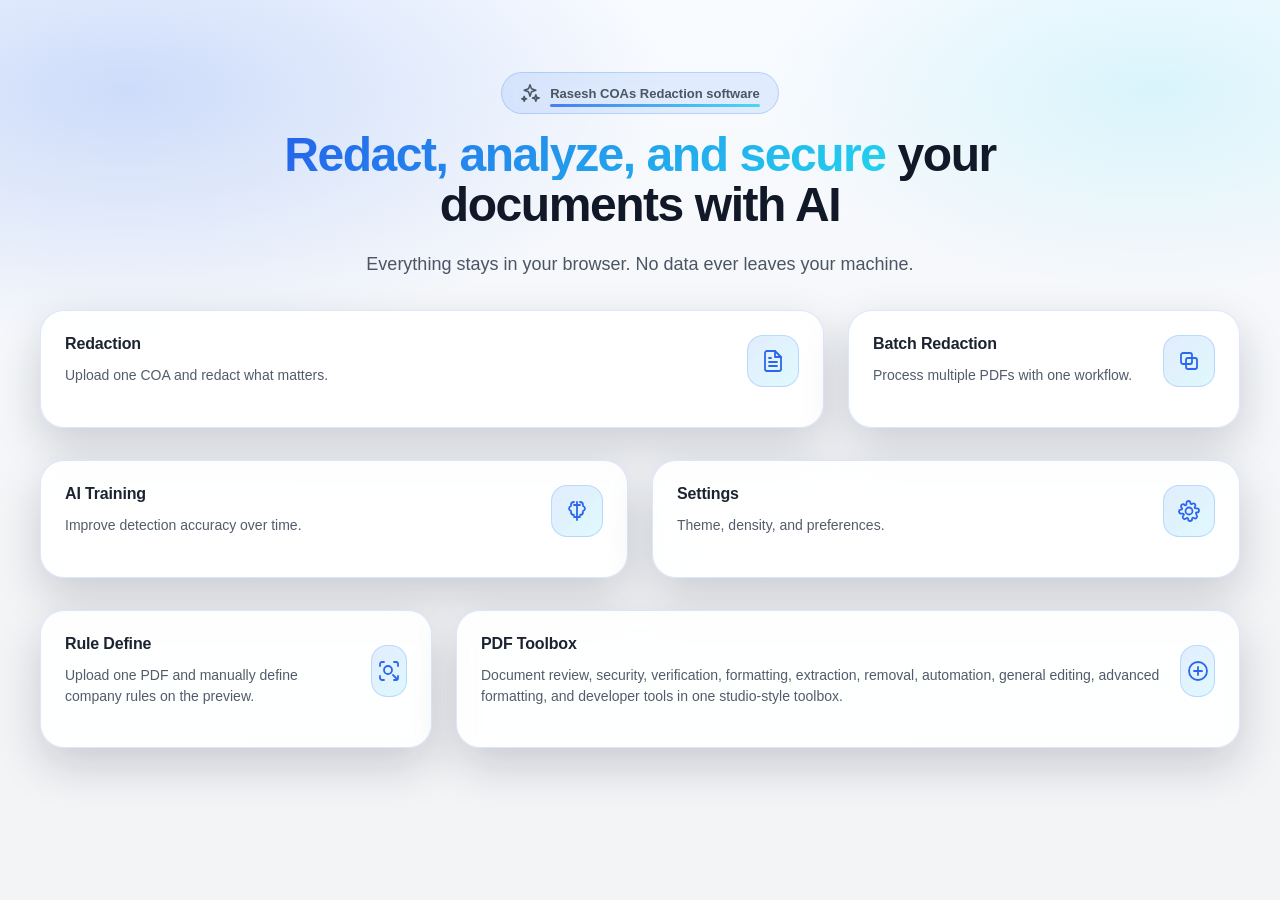
<file: frontend/index.html>
<!DOCTYPE html>
<html lang="en">
<head>
  <meta charset="UTF-8" />
  <meta name="viewport" content="width=device-width, initial-scale=1.0" />
  <title>Rasesh COAs PDF Redaction</title>

  <link rel="stylesheet" href="css/style.css">
</head>

<body data-theme="system" data-density="comfortable" data-page="home">

  <div id="alertContainer"></div>
  <div id="toastContainer" class="toast-container"></div>

  <!-- HOME LANDING -->
  <div id="homeLanding" class="home-landing">
    <div class="home-landing-inner">

      <!-- HERO -->
      <div class="home-hero-copy">
        <div class="home-hero-badge">
          <i data-lucide="sparkles"></i>
          <span class="home-subtle-anim">Rasesh COAs Redaction software</span>
        </div>

        <h1 class="home-title">
          <span class="gradient">Redact, analyze, and secure</span> your documents with AI
        </h1>

        <p class="home-subtitle">
          Everything stays in your browser. No data ever leaves your machine.
        </p>
      </div>

      <!-- ROW 1: Redaction + Batch Redaction -->
      <div class="home-hero-row">
        <a class="home-card home-upload-card" href="html/redaction.html">
          <div class="home-icon-line">
            <div>
              <h3 class="home-card-title">Redaction</h3>
              <div class="home-card-text">Upload one COA and redact what matters.</div>
            </div>
            <i data-lucide="file-text"></i>
          </div>
        </a>

        <a class="home-card home-feature-card" href="html/batch-redaction.html">
          <div class="home-icon-line">
            <div>
              <h3 class="home-card-title">Batch Redaction</h3>
              <div class="home-card-text">Process multiple PDFs with one workflow.</div>
            </div>
            <i data-lucide="copy"></i>
          </div>
        </a>
      </div>

      <!-- ROW 2: AI Training + Settings -->
      <div class="home-hero-row">
        <a class="home-card home-feature-card" href="html/training.html">
          <div class="home-icon-line">
            <div>
              <h3 class="home-card-title">AI Training</h3>
              <div class="home-card-text">Improve detection accuracy over time.</div>
            </div>
            <i data-lucide="brain"></i>
          </div>
        </a>

        <a class="home-card home-feature-card" href="html/settings.html">
          <div class="home-icon-line">
            <div>
              <h3 class="home-card-title">Settings</h3>
              <div class="home-card-text">Theme, density, and preferences.</div>
            </div>
            <i data-lucide="settings"></i>
          </div>
        </a>
      </div>

      <!-- ⭐ NEW ROW 3: Rule Define + PDF Toolbox (same row, same size) -->
      <div class="home-hero-row">

        <!-- Rule Define (same width as Batch Redaction) -->
        <a class="home-card home-feature-card" href="html/rule-define.html">
          <div class="home-icon-line">
            <div>
              <h3 class="home-card-title">Rule Define</h3>
              <div class="home-card-text">
                Upload one PDF and manually define company rules on the preview.
              </div>
            </div>
            <i data-lucide="scan-search"></i>
          </div>
        </a>

        <!-- PDF Toolbox (same width as Redaction) -->
        <a class="home-card home-upload-card" href="html/pdf-tools.html">
          <div class="home-icon-line">
            <div>
              <h3 class="home-card-title">PDF Toolbox</h3>
              <div class="home-card-text">
                Document review, security, verification, formatting, extraction, removal,
                automation, general editing, advanced formatting, and developer tools in one studio-style toolbox.
              </div>
            </div>
            <i data-lucide="layout-grid"></i>
          </div>
        </a>

      </div>

    </div>
  </div>

  <!-- Lucide Icons -->
  <script src="app/lucide-offline.js"></script>

  <script>
    // Sync theme + density from localStorage
    document.addEventListener("DOMContentLoaded", () => {
      try {
        const raw = localStorage.getItem("coaSettings") || "{}";
        const settings = JSON.parse(raw);
        if (settings.theme) document.body.dataset.theme = settings.theme;
        if (settings.density) document.body.dataset.density = settings.density;
      } catch {}
    });
  </script>

  <script>
    document.addEventListener("DOMContentLoaded", () => {
      if (window.lucide) window.lucide.createIcons();
    });
  </script>

</body>
</html>
</file>
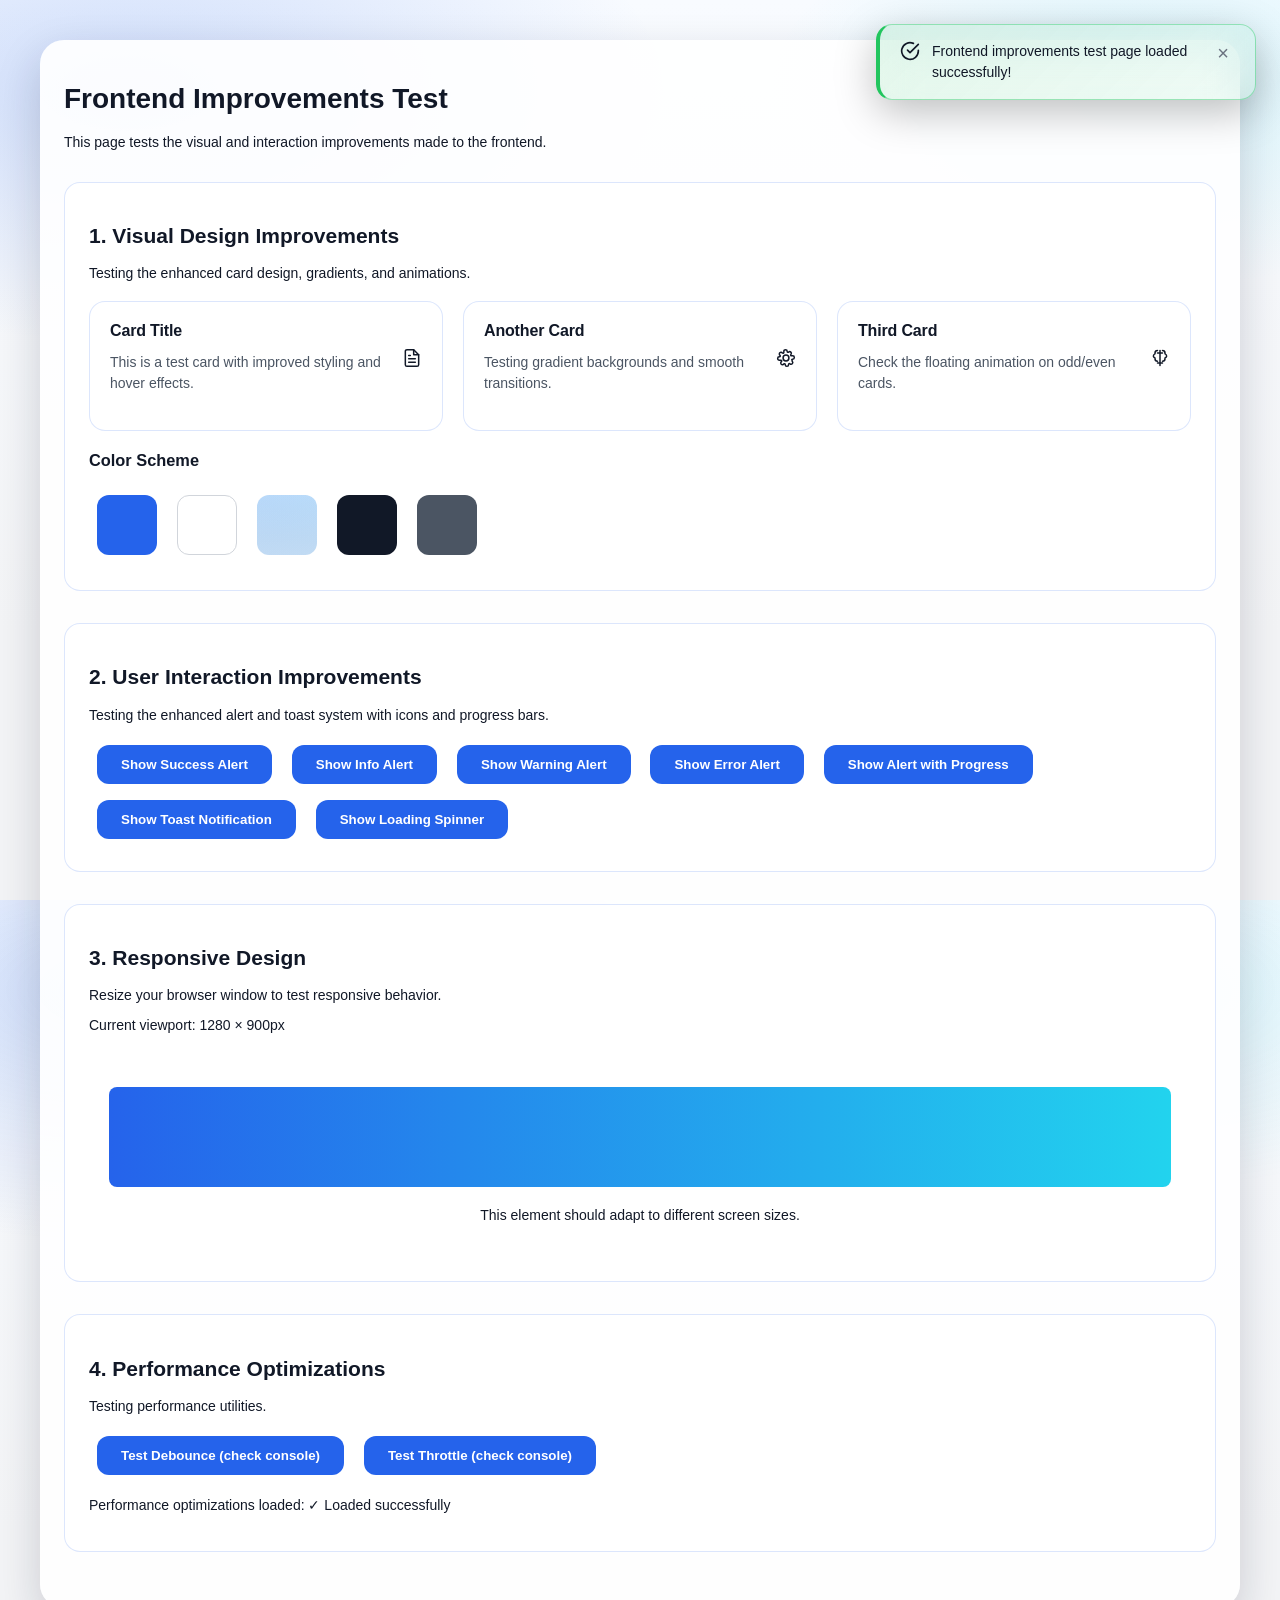
<file: frontend/test-improvements.html>
<!DOCTYPE html>
<html lang="en">
<head>
  <meta charset="UTF-8" />
  <meta name="viewport" content="width=device-width, initial-scale=1.0" />
  <title>Frontend Improvements Test</title>
  <link rel="stylesheet" href="css/style.css">
  <script src="app/lucide-offline.js" defer></script>
  <style>
    .test-container {
      max-width: 1200px;
      margin: 40px auto;
      padding: 24px;
      background: var(--surface);
      border-radius: 24px;
      box-shadow: var(--shadow-soft);
    }
    
    .test-section {
      margin: 32px 0;
      padding: 24px;
      border: 1px solid var(--border-subtle);
      border-radius: 16px;
      background: var(--bg-panel);
    }
    
    .test-grid {
      display: grid;
      grid-template-columns: repeat(auto-fill, minmax(300px, 1fr));
      gap: 20px;
      margin: 20px 0;
    }
    
    .test-card {
      padding: 20px;
      border-radius: 16px;
      background: var(--surface);
      border: 1px solid var(--border-subtle);
      transition: all 0.25s ease;
    }
    
    .test-card:hover {
      transform: translateY(-4px);
      box-shadow: 0 12px 40px rgba(0, 0, 0, 0.15);
    }
    
    .test-button {
      padding: 12px 24px;
      border-radius: 12px;
      background: var(--accent);
      color: white;
      border: none;
      cursor: pointer;
      font-weight: 600;
      margin: 8px;
      transition: all 0.2s ease;
    }
    
    .test-button:hover {
      background: var(--accent-strong);
      transform: translateY(-2px);
    }
    
    .color-swatch {
      width: 60px;
      height: 60px;
      border-radius: 12px;
      margin: 8px;
      display: inline-block;
    }
  </style>
</head>
<body data-theme="system" data-density="comfortable">
  <div id="alertContainer"></div>
  <div id="toastContainer" class="toast-container"></div>
  
  <div class="test-container">
    <h1>Frontend Improvements Test</h1>
    <p>This page tests the visual and interaction improvements made to the frontend.</p>
    
    <div class="test-section">
      <h2>1. Visual Design Improvements</h2>
      <p>Testing the enhanced card design, gradients, and animations.</p>
      
      <div class="test-grid">
        <div class="test-card">
          <div class="home-icon-line">
            <div>
              <h3 class="home-card-title">Card Title</h3>
              <div class="home-card-text">This is a test card with improved styling and hover effects.</div>
            </div>
            <i data-lucide="file-text"></i>
          </div>
        </div>
        
        <div class="test-card">
          <div class="home-icon-line">
            <div>
              <h3 class="home-card-title">Another Card</h3>
              <div class="home-card-text">Testing gradient backgrounds and smooth transitions.</div>
            </div>
            <i data-lucide="settings"></i>
          </div>
        </div>
        
        <div class="test-card">
          <div class="home-icon-line">
            <div>
              <h3 class="home-card-title">Third Card</h3>
              <div class="home-card-text">Check the floating animation on odd/even cards.</div>
            </div>
            <i data-lucide="brain"></i>
          </div>
        </div>
      </div>
      
      <h3>Color Scheme</h3>
      <div>
        <div class="color-swatch" style="background: var(--accent);"></div>
        <div class="color-swatch" style="background: var(--surface); border: 1px solid var(--border);"></div>
        <div class="color-swatch" style="background: var(--bg-main);"></div>
        <div class="color-swatch" style="background: var(--text-primary);"></div>
        <div class="color-swatch" style="background: var(--text-secondary);"></div>
      </div>
    </div>
    
    <div class="test-section">
      <h2>2. User Interaction Improvements</h2>
      <p>Testing the enhanced alert and toast system with icons and progress bars.</p>
      
      <button class="test-button" onclick="testAlert('success')">Show Success Alert</button>
      <button class="test-button" onclick="testAlert('info')">Show Info Alert</button>
      <button class="test-button" onclick="testAlert('warning')">Show Warning Alert</button>
      <button class="test-button" onclick="testAlert('error')">Show Error Alert</button>
      <button class="test-button" onclick="testAlertWithProgress()">Show Alert with Progress</button>
      <button class="test-button" onclick="testToast()">Show Toast Notification</button>
      <button class="test-button" onclick="testLoading()">Show Loading Spinner</button>
    </div>
    
    <div class="test-section">
      <h2>3. Responsive Design</h2>
      <p>Resize your browser window to test responsive behavior.</p>
      <p>Current viewport: <span id="viewportSize">Calculating...</span></p>
      <div style="padding: 20px; background: var(--surface); border-radius: 12px; text-align: center;">
        <div style="height: 100px; background: linear-gradient(90deg, var(--accent), rgba(34, 211, 238, 1)); border-radius: 8px; margin: 20px 0;"></div>
        <p>This element should adapt to different screen sizes.</p>
      </div>
    </div>
    
    <div class="test-section">
      <h2>4. Performance Optimizations</h2>
      <p>Testing performance utilities.</p>
      <button class="test-button" onclick="testDebounce()">Test Debounce (check console)</button>
      <button class="test-button" onclick="testThrottle()">Test Throttle (check console)</button>
      <p id="performanceStatus">Performance optimizations loaded: <span id="perfStatus">Checking...</span></p>
    </div>
  </div>
  
  <script type="module">
    import { showAlert, showToast, showLoading } from './app/alert.js';
    import { debounce, throttle } from './app/performance.js';
    
    // Make functions available globally for button clicks
    window.showAlert = showAlert;
    window.showToast = showToast;
    window.showLoading = showLoading;
    window.debounce = debounce;
    window.throttle = throttle;
    
    // Test functions
    window.testAlert = function(type) {
      const messages = {
        success: 'Operation completed successfully!',
        info: 'Here is some information you might find useful.',
        warning: 'Warning: This action may have unintended consequences.',
        error: 'Error: Something went wrong. Please try again.'
      };
      
      showAlert(type, messages[type], { 
        timeout: 4000,
        icon: true,
        action: type === 'error' ? {
          label: 'Retry',
          callback: () => showAlert('info', 'Retrying operation...')
        } : null
      });
    };
    
    window.testAlertWithProgress = function() {
      const alert = showAlert('info', 'Processing your request...', {
        timeout: 6000,
        progress: true,
        icon: true
      });
    };
    
    window.testToast = function() {
      showToast('success', 'Toast notification displayed successfully!', 3000);
    };
    
    window.testLoading = function() {
      const loading = showLoading('Processing data...');
      setTimeout(() => {
        loading.dismiss();
        showAlert('success', 'Data processed successfully!');
      }, 2000);
    };
    
    window.testDebounce = debounce(() => {
      console.log('Debounced function called at:', new Date().toLocaleTimeString());
      showToast('info', 'Debounced function executed (check console)', 2000);
    }, 500);
    
    window.testThrottle = throttle(() => {
      console.log('Throttled function called at:', new Date().toLocaleTimeString());
      showToast('info', 'Throttled function executed (check console)', 2000);
    }, 1000);
    
    // Update viewport size
    function updateViewportSize() {
      const sizeEl = document.getElementById('viewportSize');
      sizeEl.textContent = `${window.innerWidth} × ${window.innerHeight}px`;
    }
    
    // Check if performance module is loaded
    document.getElementById('perfStatus').textContent = 
      typeof debounce === 'function' && typeof throttle === 'function' 
        ? '✓ Loaded successfully' 
        : '✗ Not loaded';
    
    // Initialize
    document.addEventListener('DOMContentLoaded', () => {
      updateViewportSize();
      window.addEventListener('resize', updateViewportSize);
      
      // Initialize Lucide icons
      if (window.lucide) {
        window.lucide.createIcons();
      }
      
      // Show welcome message
      setTimeout(() => {
        showAlert('success', 'Frontend improvements test page loaded successfully!');
      }, 500);
    });
  </script>
</body>
</html>
</file>
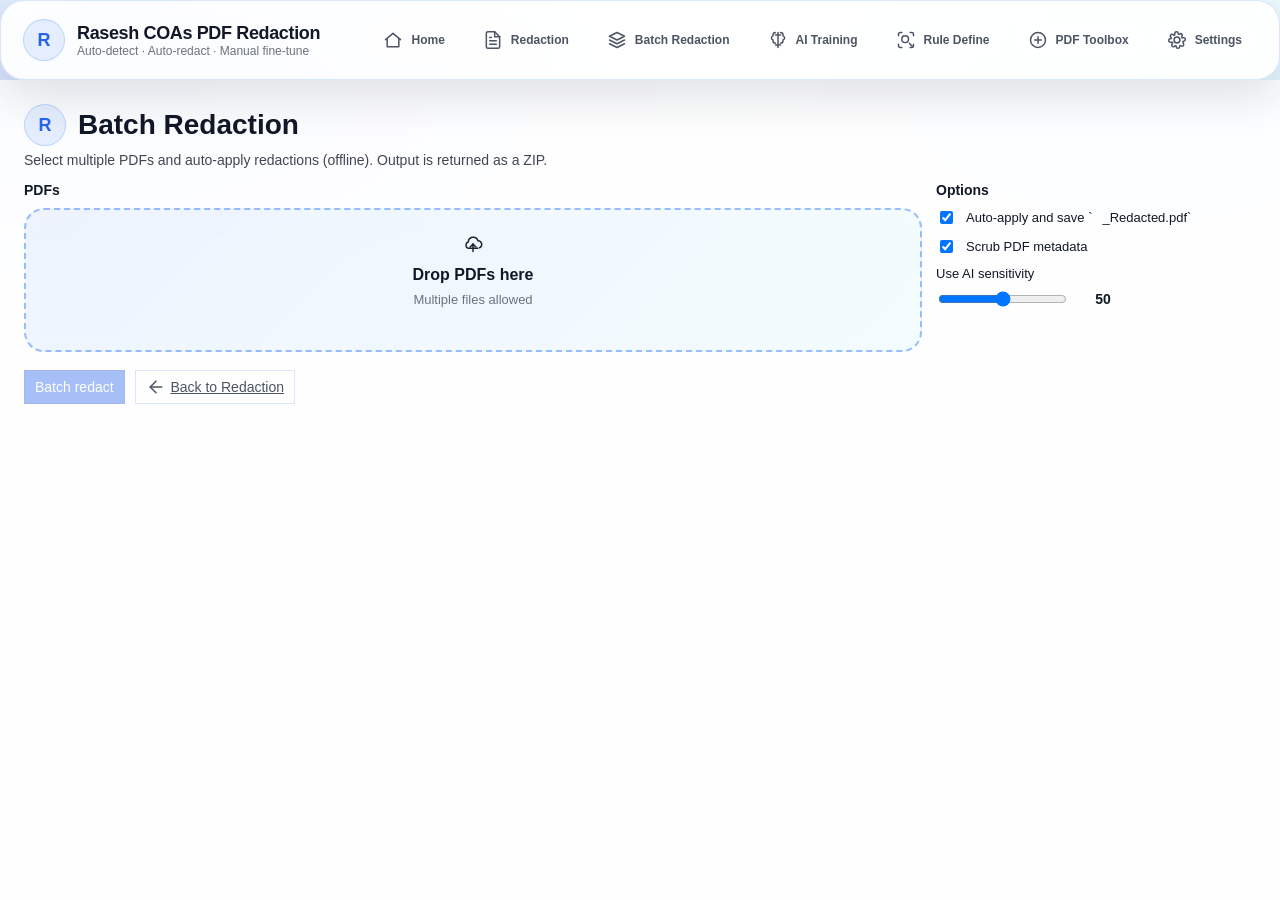
<file: frontend/html/batch-redaction.html>
<!DOCTYPE html>
<html lang="en">

<head>
  <meta charset="UTF-8" />
  <meta name="viewport" content="width=device-width, initial-scale=1.0" />
  <title>Rasesh COAs PDF Redaction – Batch Redaction</title>

  <link rel="stylesheet" href="../css/style.css">
  <script src="../app/lucide-offline.js" defer></script>
  <script type="module" src="../app/layout.js"></script>
</head>


<!-- STUDIO HEADER -->
<!-- ===========================
       RASESH — STUDIO HEADER
       Full HTML + CSS (self‑contained)
  =========================== -->
<header id="base-header"></header>
<div class="app-root" style="padding: 24px;">
  <div style="display: flex; align-items: center; gap: 12px; margin-bottom: 6px;">
    <a href="../index.html" class="logo-circle" style="text-decoration: none; display: flex;"
      aria-label="Go to home">R</a>
    <h1 style="margin: 0;">Batch Redaction</h1>
  </div>

  <p style="margin: 0 0 14px; opacity: 0.8;">
    Select multiple PDFs and auto-apply redactions (offline). Output is returned as a ZIP.
  </p>

  <div style="display:flex; gap: 14px; flex-wrap: wrap;">
    <div style="flex: 1 1 380px; min-width: 280px;">
      <div style="font-weight:700; margin: 0 0 10px;">PDFs</div>
      <div class="dropzone" id="batchDrop" style="cursor:pointer;">
        <input id="batchInput" type="file" accept="application/pdf" multiple class="dropzone-input" />
        <div class="dropzone-inner">
          <i data-lucide="upload-cloud" class="icon-20 dropzone-icon"></i>
          <div class="dropzone-text-main">Drop PDFs here</div>
          <div class="dropzone-text-sub">Multiple files allowed</div>
          <div id="batchNames" class="dropzone-filename"></div>
        </div>
      </div>
    </div>

    <div style="flex: 0 1 320px; min-width: 260px;">
      <div style="font-weight:700; margin: 0 0 10px;">Options</div>
      <div style="display:flex; flex-direction:column; gap:10px;">
        <div class="setting-row">
          <label style="display:flex; gap:10px; align-items:center; cursor:pointer;">
            <input id="optAutoApply" type="checkbox" checked />
            Auto-apply and save `<original>_Redacted.pdf`
          </label>
        </div>

        <div class="setting-row">
          <label style="display:flex; gap:10px; align-items:center; cursor:pointer;">
            <input id="optScrubMeta" type="checkbox" checked />
            Scrub PDF metadata
          </label>
        </div>

        <div class="setting-row vertical">
          <label style="display:block;">Use AI sensitivity</label>
          <div style="display:flex; align-items:center; gap:12px;">
            <input id="optSensitivity" type="range" min="0" max="100" step="1" style="flex:1;" />
            <span id="optSensitivityValue" style="font-weight:700; min-width:44px; text-align:center;">50</span>
          </div>
        </div>
      </div>
    </div>
  </div>

  <div class="panel-actions" style="margin-top: 18px; display:flex; gap: 10px; flex-wrap: wrap;">
    <button id="btnBatchRedact" class="btn btn-primary" disabled>Batch redact</button>
    <a class="btn btn-ghost" href="./redaction.html">
      <i data-lucide="arrow-left"></i>
      Back to Redaction
    </a>
  </div>

  <div id="batchStatus" style="margin-top: 14px; min-height: 18px; opacity: 0.9;"></div>
</div>

<script>
  // Sync theme + density from the same localStorage key used by the app.
  document.addEventListener("DOMContentLoaded", () => {
    try {
      const raw = localStorage.getItem("coaSettings") || "{}";
      const settings = JSON.parse(raw);
      if (settings.theme) document.body.dataset.theme = settings.theme;
      if (settings.density) document.body.dataset.density = settings.density;
    } catch {
      // Keep HTML defaults.
    }
  });
</script>

<script>
  document.addEventListener("DOMContentLoaded", () => {
    if (window.lucide) window.lucide.createIcons();
  });
</script>

<script>
  // Standalone navigation for sidebar buttons on batch page.
  document.addEventListener("DOMContentLoaded", () => {
    document.querySelectorAll(".nav-item[data-nav]").forEach(btn => {
      btn.addEventListener("click", () => {
        const target = btn.dataset.nav;
        if (target === "home") window.location.href = "../index.html";
        else if (target === "redaction") window.location.href = "./redaction.html";
        else if (target === "batch-redaction") window.location.href = "./batch-redaction.html";
        else if (target === "ai-training") window.location.href = "./training.html";
        else if (target === "settings") window.location.href = "./settings.html";
      });
    });
  });
</script>

<script>
  const BACKEND_URL = "";

  const batchDrop = document.getElementById("batchDrop");
  const batchInput = document.getElementById("batchInput");
  const batchNames = document.getElementById("batchNames");

  const optAutoApply = document.getElementById("optAutoApply");
  const optScrubMeta = document.getElementById("optScrubMeta");
  const optSensitivity = document.getElementById("optSensitivity");
  const optSensitivityValue = document.getElementById("optSensitivityValue");

  const btnBatch = document.getElementById("btnBatchRedact");
  const batchStatus = document.getElementById("batchStatus");

  function loadSensitivityFromSettings() {
    try {
      const raw = localStorage.getItem("coaSettings") || "{}";
      const settings = JSON.parse(raw);
      const v = parseInt(settings.aiSensitivity ?? 50, 10);
      if (Number.isFinite(v)) {
        optSensitivity.value = String(v);
        optSensitivityValue.textContent = String(v);
      }
    } catch {
      // ignore
    }
  }

  function updateUI() {
    const count = batchInput?.files?.length || 0;
    btnBatch.disabled = count === 0;
    if (batchNames) batchNames.textContent = count
      ? `${count} file(s) selected`
      : "";
  }

  batchDrop?.addEventListener("click", (e) => {
    if (e.target !== batchInput) batchInput?.click();
  });

  batchInput?.addEventListener("change", updateUI);

  optSensitivity?.addEventListener("input", () => {
    optSensitivityValue.textContent = String(optSensitivity.value);
  });

  loadSensitivityFromSettings();
  updateUI();

  // Drag drop
  batchDrop?.addEventListener("dragover", (e) => {
    e.preventDefault();
    batchDrop.classList.add("dragover");
  });
  batchDrop?.addEventListener("dragleave", () => {
    batchDrop.classList.remove("dragover");
  });
  batchDrop?.addEventListener("drop", (e) => {
    e.preventDefault();
    batchDrop.classList.remove("dragover");
    const f = e.dataTransfer.files;
    if (!f || !f.length) return;
    const dt = new DataTransfer();
    for (let i = 0; i < f.length; i++) dt.items.add(f[i]);
    batchInput.files = dt.files;
    updateUI();
  });

  btnBatch?.addEventListener("click", async () => {
    const files = batchInput.files;
    if (!files || !files.length) return;

    btnBatch.disabled = true;
    batchStatus.textContent = "Processing batch…";

    try {
      const form = new FormData();
      for (let i = 0; i < files.length; i++) {
        const file = files[i];
        form.append("files", file, file.name);
      }
      form.append("auto_apply", optAutoApply?.checked ? "true" : "false");
      form.append("scrub_metadata", optScrubMeta?.checked ? "true" : "false");
      form.append("sensitivity", String(optSensitivity?.value ?? "50"));

      const res = await fetch(`${BACKEND_URL}/api/batch/redact`, {
        method: "POST",
        body: form
      });

      if (!res.ok) {
        batchStatus.textContent = `Batch failed (${res.status}).`;
        btnBatch.disabled = false;
        return;
      }

      const blob = await res.blob();
      const url = URL.createObjectURL(blob);

      const a = document.createElement("a");
      a.href = url;
      a.download = "batch_redacted.zip";
      document.body.appendChild(a);
      a.click();
      a.remove();

      setTimeout(() => URL.revokeObjectURL(url), 2000);
      batchStatus.textContent = "Batch complete. Download started.";
    } catch (e) {
      batchStatus.textContent = `Batch failed: ${e?.message || e}`;
    } finally {
      updateUI();
    }
  });
</script>
</body>

</html>
</file>
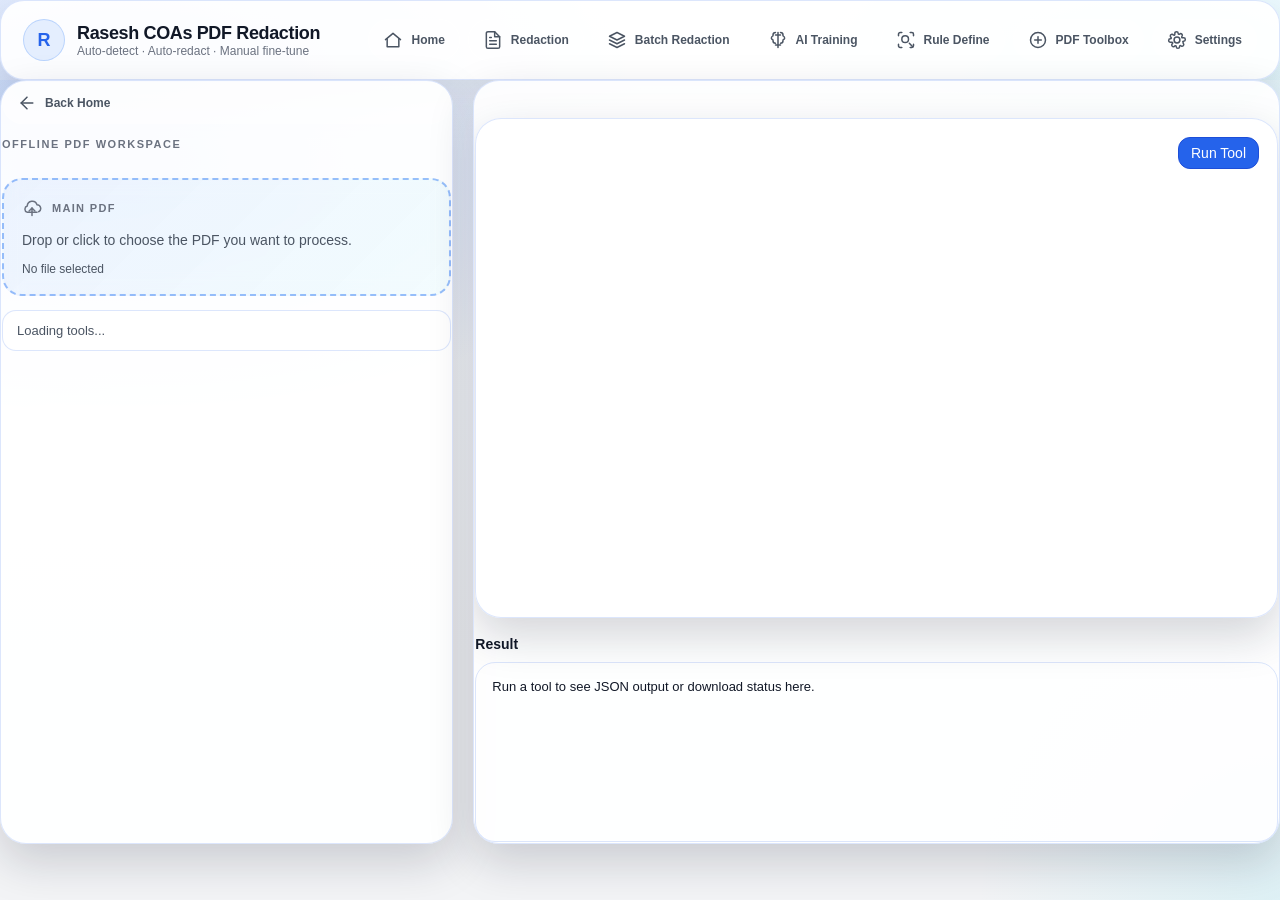
<file: frontend/html/document-review.html>
<!DOCTYPE html>
<html lang="en">
<head>
  <meta charset="UTF-8" />
  <meta name="viewport" content="width=device-width, initial-scale=1.0" />
  <title>Rasesh COAs PDF Redaction – Document Review</title>
  <link rel="stylesheet" href="../css/style.css">
  <script src="../app/lucide-offline.js" defer></script>
  <script type="module" src="../app/layout.js"></script>
</head>
<body data-theme="system" data-density="comfortable" data-page="document-review" data-category="document-review">
  <!-- STUDIO HEADER -->
  <!-- ===========================
       RASESH — STUDIO HEADER
       Full HTML + CSS (self‑contained)
  =========================== -->
  <header id="base-header"></header>

  <main class="tools-shell">
    <div class="tools-shell-inner">
      <aside class="tools-side-panel">
        <a href="../index.html" class="training-nav-link"><i data-lucide="arrow-left"></i><span>Back Home</span></a>
        <div class="tools-kicker">Offline PDF workspace</div>
        <div class="tools-category-nav" id="toolsCategoryNav"></div>
        <label class="tools-dropzone dropzone" id="toolsDropzone">
          <input id="toolsPrimaryFile" type="file" accept="application/pdf" />
          <div class="training-upload-label"><i data-lucide="upload-cloud"></i> Main PDF</div>
          <div class="tools-copy">Drop or click to choose the PDF you want to process.</div>
          <div class="tools-filename" id="toolsFilename">No file selected</div>
        </label>
        <div id="toolsStatus" class="tools-status">Loading tools...</div>
      </aside>
      <section class="tools-main-panel">
        <div>
          <div class="tools-kicker" id="toolsKicker"></div>
          <h1 class="tools-title" id="toolsTitle"></h1>
          <p class="tools-copy" id="toolsCopy"></p>
        </div>
        <section class="tools-card-grid" id="toolsCardGrid"></section>
        <section class="tools-main-panel" style="padding:18px;">
          <div class="tools-toolbar">
            <div>
              <div class="tools-card-title" id="toolsActionTitle"></div>
              <div class="tools-card-copy" id="toolsActionCopy"></div>
            </div>
            <button id="toolsRunBtn" type="button" class="btn btn-primary">Run Tool</button>
          </div>
          <div id="toolsFormWrap"></div>
        </section>
        <section>
          <div class="tools-card-title" style="margin-bottom:10px;">Result</div>
          <div class="tools-result" id="toolsResult">Run a tool to see JSON output or download status here.</div>
        </section>
      </section>
    </div>
  </main>
  <script type="module">
    import { initPdfToolsPage } from "../app/pdf_tools.js";
    initPdfToolsPage();
  </script>
</body>
</html>
</file>
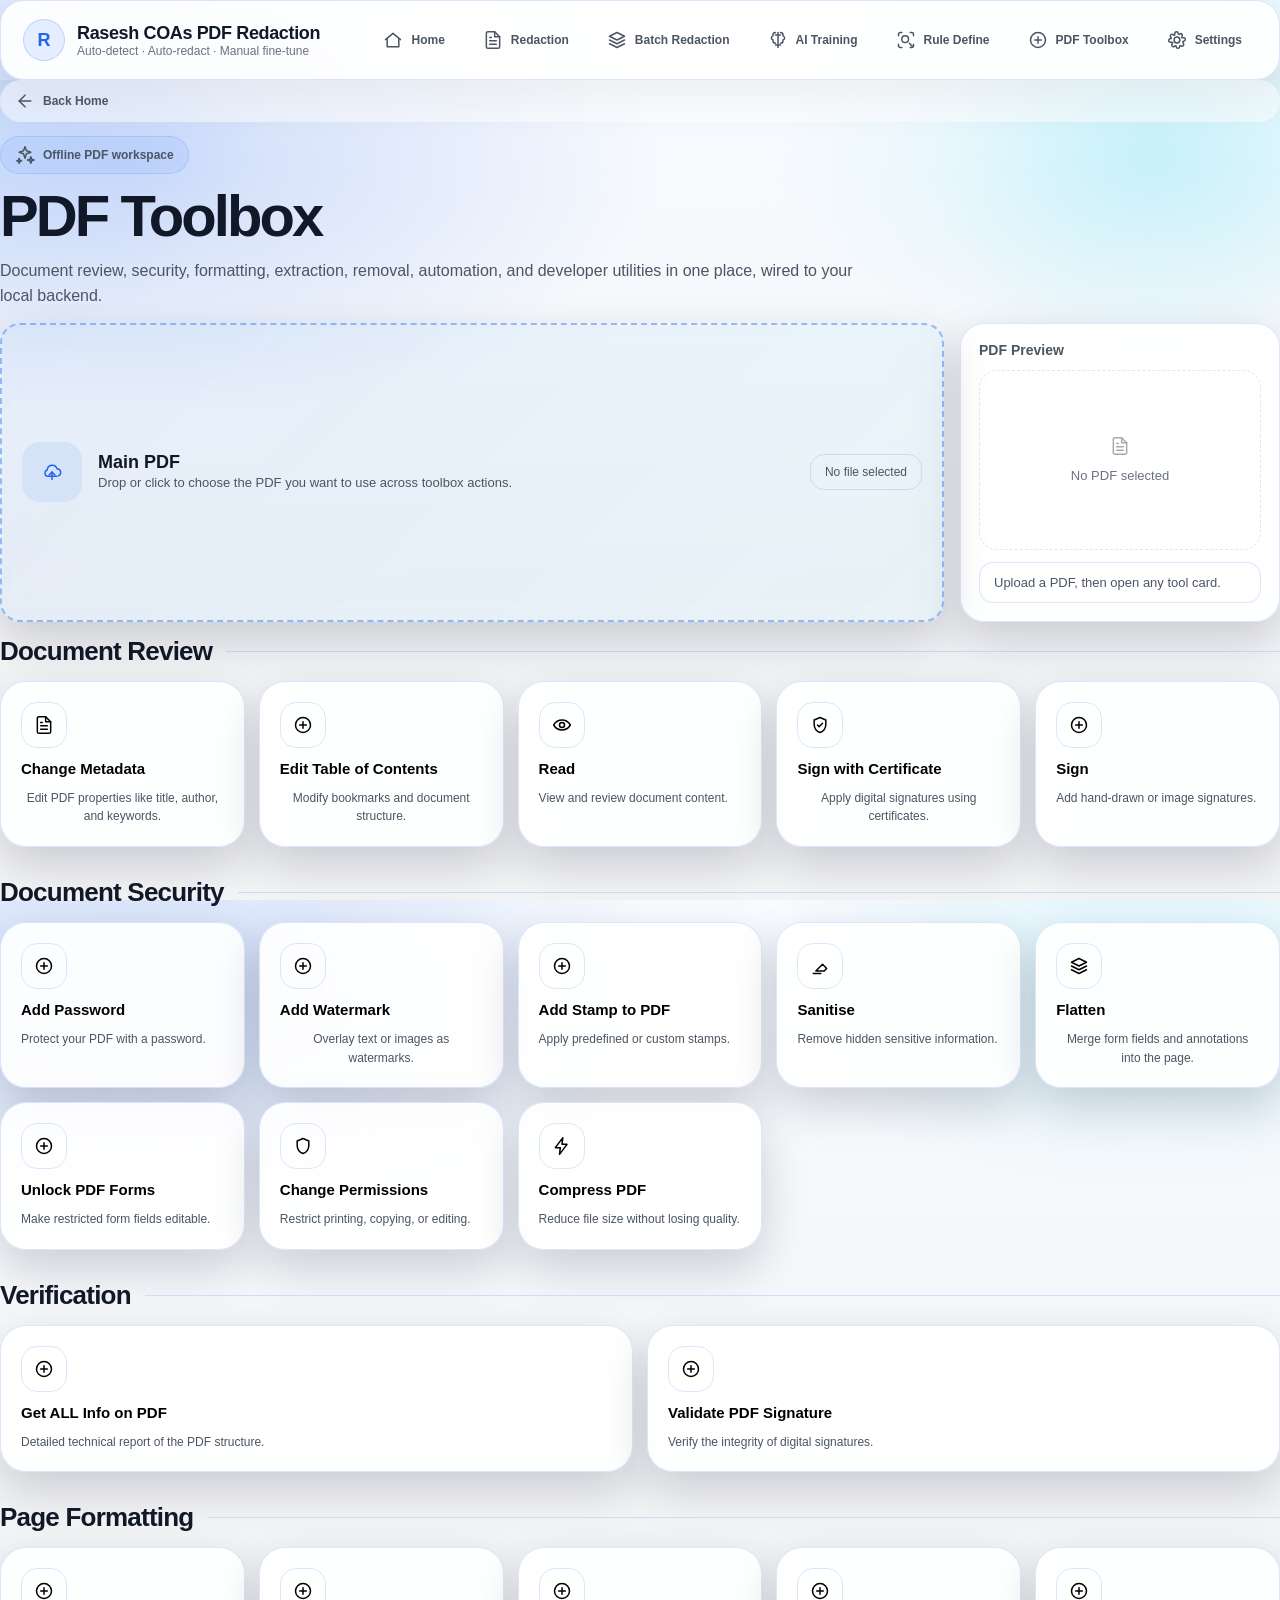
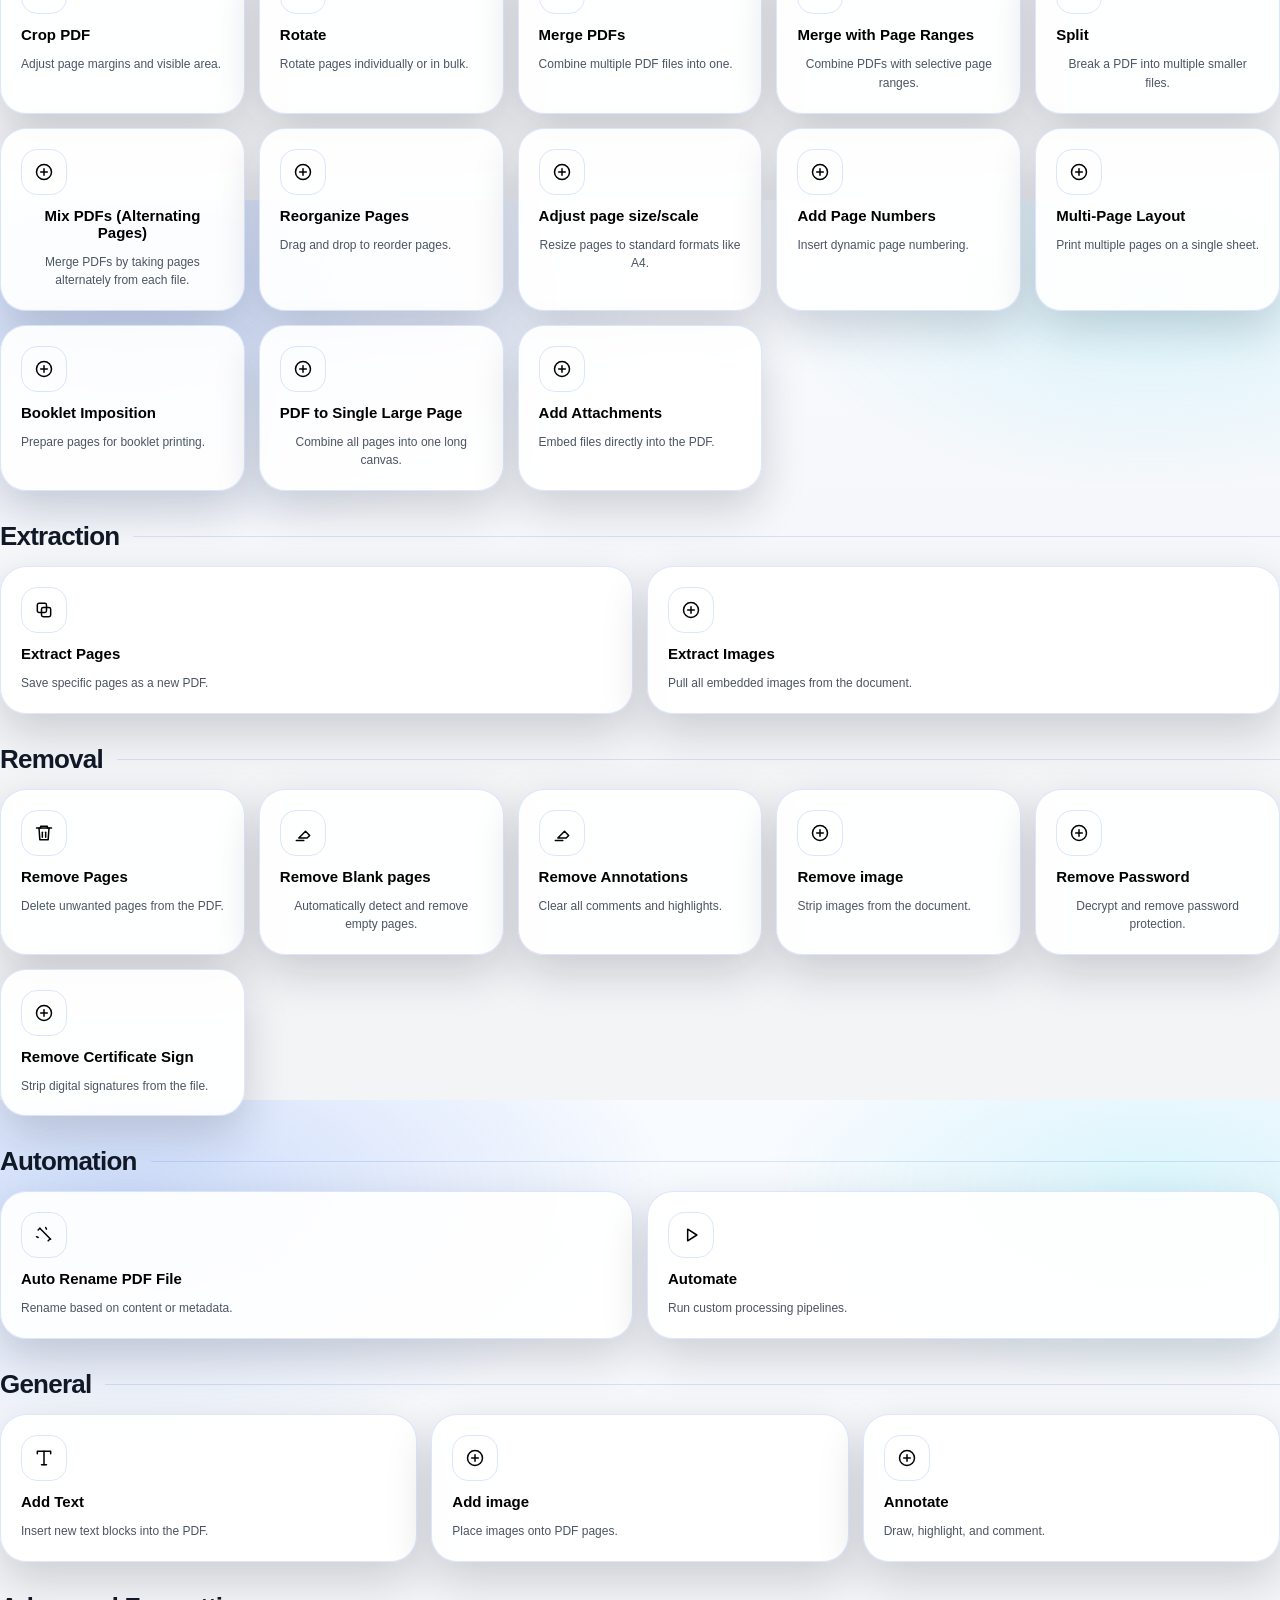
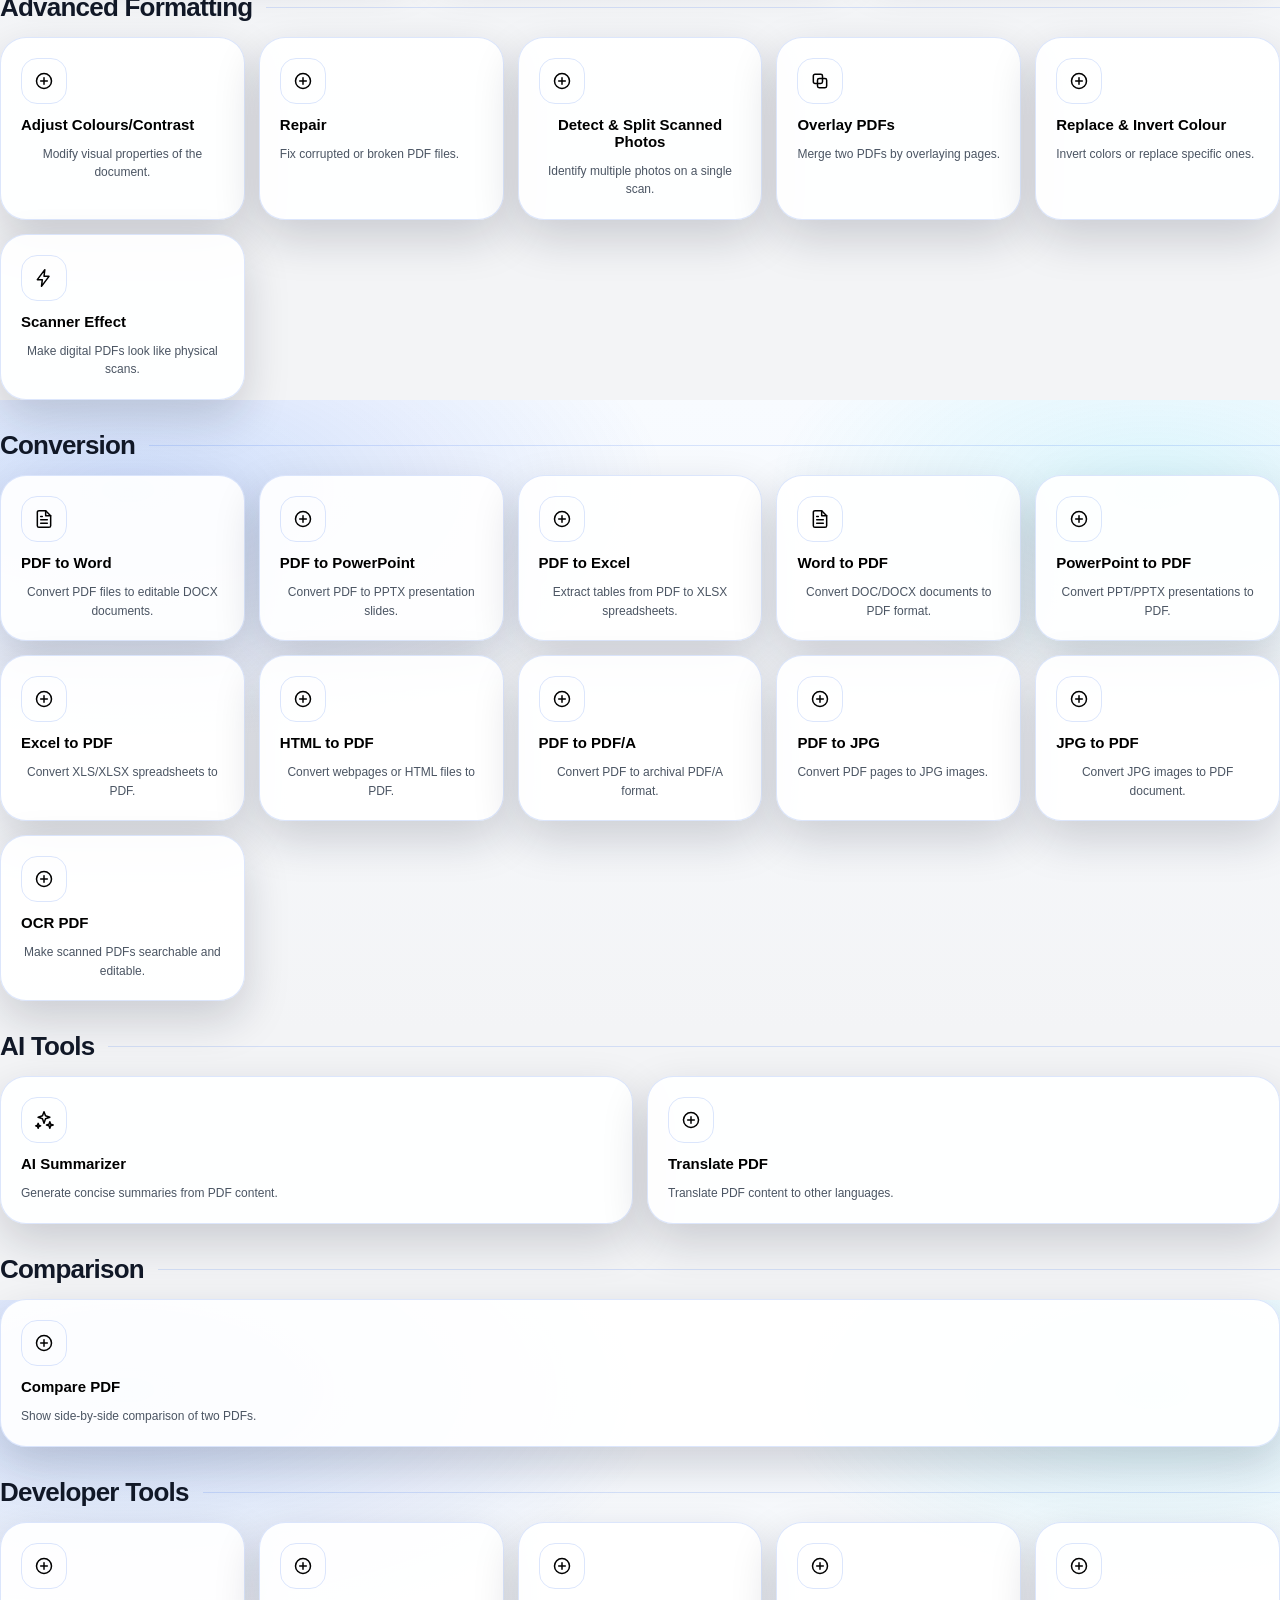
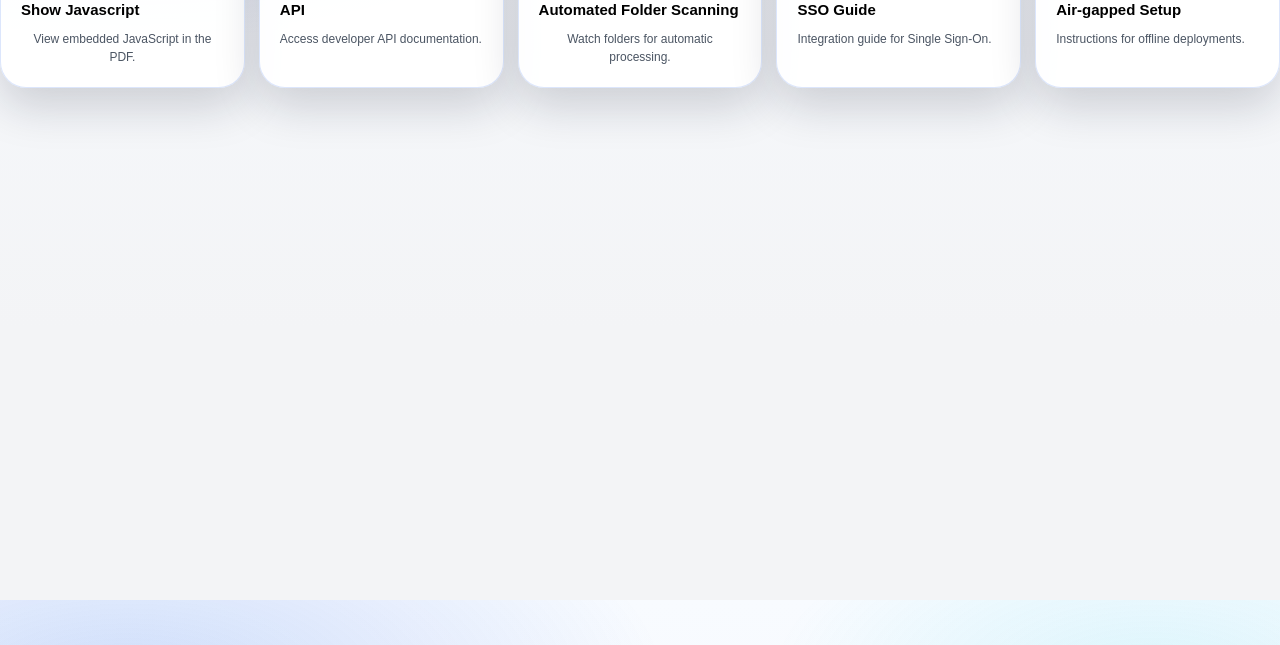
<file: frontend/html/pdf-tools.html>
<!DOCTYPE html>
<html lang="en">

<head>
  <meta charset="UTF-8" />
  <meta name="viewport" content="width=device-width, initial-scale=1.0" />
  <title>Rasesh COAs PDF Redaction – PDF Toolbox</title>
  <link rel="stylesheet" href="../css/style.css">
  <script src="../app/lucide-offline.js" defer></script>
  <script type="module" src="../app/layout.js"></script>
</head>

<body data-theme="system" data-density="comfortable" data-page="pdf-tools">
  <!-- STUDIO HEADER -->
  <!-- ===========================
       RASESH — STUDIO HEADER
       Full HTML + CSS (self‑contained)
  =========================== -->
  <header id="base-header"></header>

  <main class="toolbox-shell">
    <div class="toolbox-wrap">
      <header class="toolbox-hero">
        <a href="../index.html" class="training-nav-link"><i data-lucide="arrow-left"></i><span>Back Home</span></a>
        <div class="toolbox-badge"><i data-lucide="sparkles"></i><span>Offline PDF workspace</span></div>
        <h1 class="toolbox-title">PDF Toolbox</h1>
        <p class="toolbox-copy">Document review, security, formatting, extraction, removal, automation, and developer
          utilities in one place, wired to your local backend.</p>

        <section class="toolbox-upload-strip">
          <label class="toolbox-upload-card dropzone" id="toolsDropzone">
            <input id="toolsPrimaryFile" type="file" accept="application/pdf" />
            <div class="toolbox-upload-icon"><i data-lucide="upload-cloud"></i></div>
            <div>
              <div class="toolbox-upload-title">Main PDF</div>
              <div class="toolbox-upload-copy">Drop or click to choose the PDF you want to use across toolbox actions.
              </div>
            </div>
            <div class="toolbox-upload-name" id="toolsFilename">No file selected</div>
          </label>
          <div class="toolbox-preview-card">
            <div class="toolbox-preview-title">PDF Preview</div>
            <div id="toolsPreview" class="toolbox-preview-placeholder">
              <i data-lucide="file-text"></i>
              <div>No PDF selected</div>
            </div>
            <div id="toolsStatus" class="tools-status">Upload a PDF, then open any tool card.</div>
          </div>
        </section>

        <section class="toolbox-sections" id="toolsOverview"></section>
    </div>
  </main>

  <div id="toolsModal" class="toolbox-modal hidden"></div>

  <script type="module">
    import { initPdfToolsPage } from "../app/pdf_tools.js";
    initPdfToolsPage();
  </script>
</body>

</html>
</file>
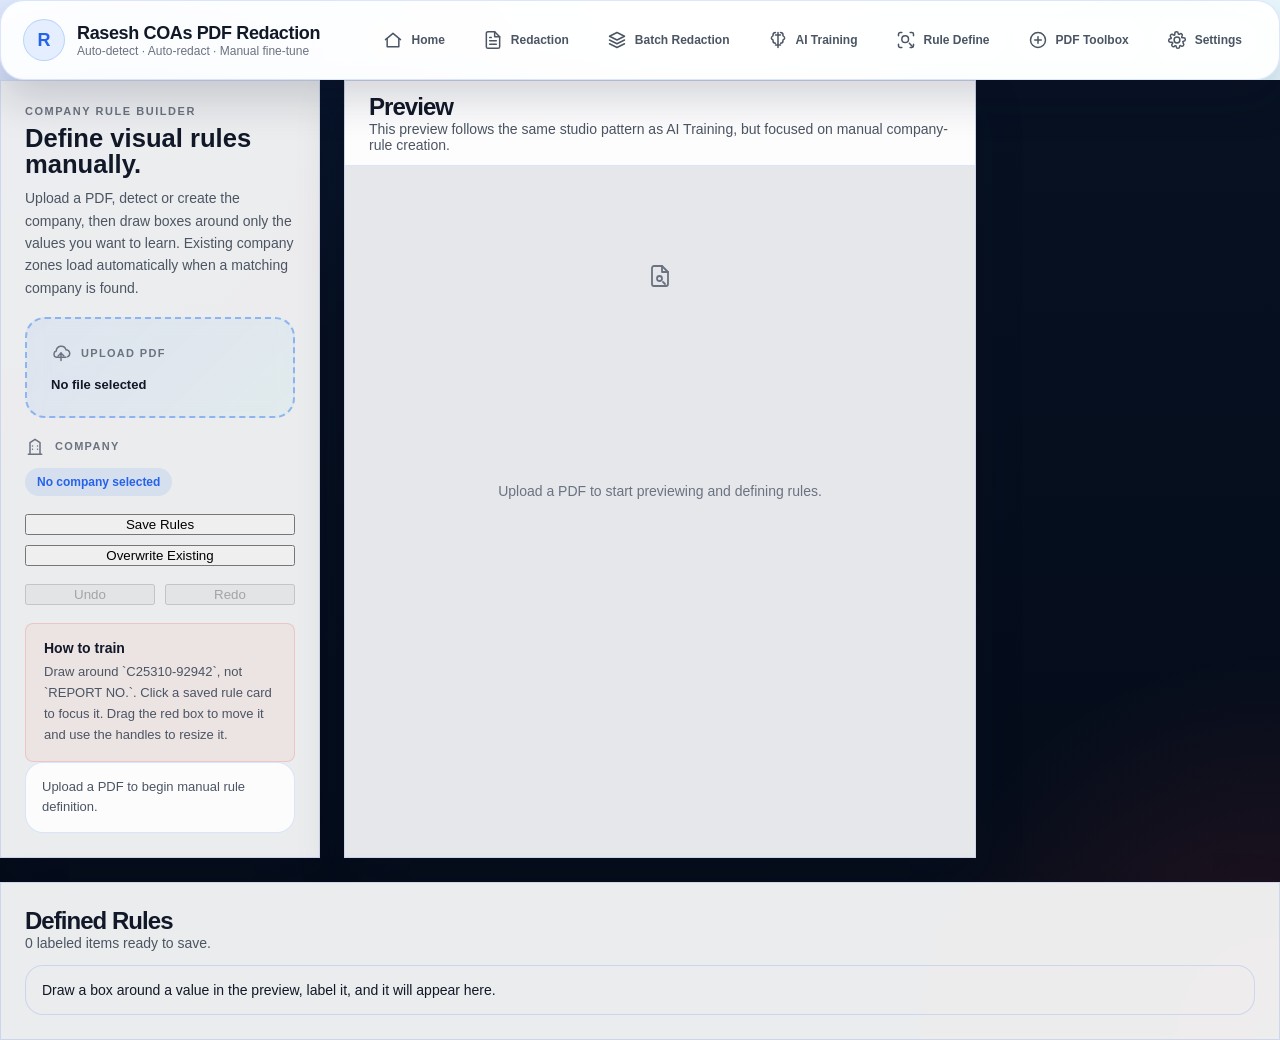
<file: frontend/html/rule-define.html>
<!DOCTYPE html>
<html lang="en">
<head>
  <meta charset="UTF-8" />
  <meta name="viewport" content="width=device-width, initial-scale=1.0" />
  <title>Rasesh COAs PDF Redaction – Rule Define Studio</title>

  <link rel="stylesheet" href="../css/style.css">
  <script src="../app/lucide-offline.js" defer></script>
  <script src="../pdfjs/pdf.js"></script>
  <script type="module" src="../app/layout.js"></script>
</head>

<body data-theme="system" data-density="comfortable" data-page="rule-define">
  <div id="alertContainer"></div>
  <div id="toastContainer" class="toast-container"></div>

  <!-- Header will be loaded by layout.js -->
  <header id="base-header"></header>

  <main class="training-app-shell">
    <div class="training-app-inner">

      <section class="rule-define-grid">
        <aside class="rule-define-panel">
          <div class="rule-define-kicker">Company Rule Builder</div>
          <h1 class="rule-define-title">Define visual rules manually.</h1>
          <p class="rule-define-copy">
            Upload a PDF, detect or create the company, then draw boxes around only the values you want to learn. Existing company zones load automatically when a matching company is found.
          </p>

          <div id="ruleDefineDropzone" class="rule-define-dropzone dropzone">
            <input id="ruleDefineFileInput" type="file" accept="application/pdf" />
            <div class="training-upload-label"><i data-lucide="upload-cloud"></i> Upload PDF</div>
            <div class="rule-define-file-name" id="ruleDefineFileName">No file selected</div>
          </div>

          <div class="rule-define-company">
            <div class="training-upload-label"><i data-lucide="building-2"></i> Company</div>
            <div class="manual-training-pill" id="ruleDefineCompany">No company selected</div>
          </div>

          <div class="rule-define-actions">
            <button id="ruleDefineSave" class="btn-studio btn-studio-primary">Save Rules</button>
            <button id="ruleDefineOverwrite" class="btn-studio btn-studio-outline">Overwrite Existing</button>
          </div>

          <div class="rule-define-actions rule-define-actions-inline">
            <button id="ruleDefineUndo" class="btn-studio btn-studio-outline" disabled>Undo</button>
            <button id="ruleDefineRedo" class="btn-studio btn-studio-outline" disabled>Redo</button>
          </div>

          <div class="rule-define-help-card">
            <div class="rule-define-help-title">How to train</div>
            <div class="rule-define-help-copy">Draw around `C25310-92942`, not `REPORT NO.`. Click a saved rule card to focus it. Drag the red box to move it and use the handles to resize it.</div>
          </div>

          <div id="ruleDefineStatus" class="training-note">Upload a PDF to begin manual rule definition.</div>
        </aside>

        <section class="rule-define-panel rule-define-viewer-wrap">
          <div class="training-preview-toolbar">
            <div>
              <h2 class="training-panel-title" style="margin:0;">Preview</h2>
              <p class="training-panel-copy">This preview follows the same studio pattern as AI Training, but focused on manual company-rule creation.</p>
            </div>
          </div>
          <div id="ruleDefineViewer" class="rule-define-viewer">
            <div class="rule-define-empty-viewer">
              <i data-lucide="file-search"></i>
              <div>Upload a PDF to start previewing and defining rules.</div>
            </div>
          </div>
        </section>

        <aside class="rule-define-panel">
          <div class="training-preview-toolbar">
            <div>
              <h2 class="training-panel-title" style="margin:0;">Defined Rules</h2>
              <p class="training-panel-copy"><span id="ruleDefineRuleCount">0</span> labeled items ready to save.</p>
            </div>
          </div>
          <div id="ruleDefineRuleList" class="rule-define-rule-list"></div>
        </aside>
      </section>
    </div>
  </main>

  <div id="manualTrainingModal" class="manual-training-modal hidden"></div>

  <script type="module">
    import { initRuleDefinePage } from "../app/RuleDefine.js";
    initRuleDefinePage();
  </script>
  <script>
    document.addEventListener("DOMContentLoaded", () => {
      if (window.lucide) window.lucide.createIcons();
    });
  </script>
</body>
</html>
</file>
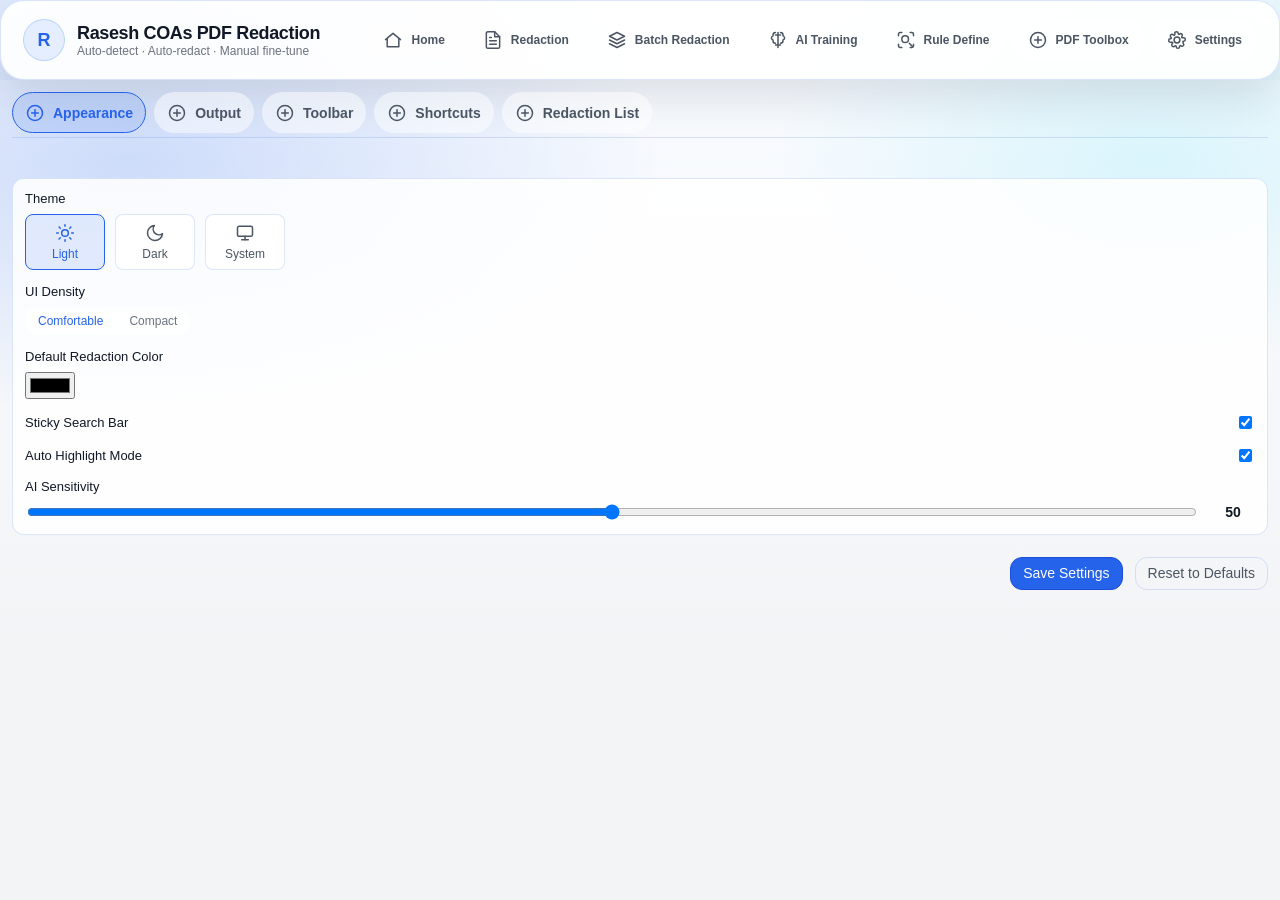
<file: frontend/html/settings.html>
<!DOCTYPE html>
<html lang="en">
<head>
  <meta charset="UTF-8" />
  <meta name="viewport" content="width=device-width, initial-scale=1.0" />
  <title>Rasesh COAs PDF Redaction – Settings</title>

  <link rel="stylesheet" href="../css/style.css">
  <script src="../app/lucide-offline.js" defer></script>
  <script type="module" src="../app/layout.js"></script>
  <script type="module" src="../app/settings.js"></script>
</head>

<body data-theme="light" data-density="comfortable" data-page="settings">

  <!-- STUDIO HEADER -->
  <!-- ===========================
       RASESH — STUDIO HEADER
       Full HTML + CSS (self‑contained)
  =========================== -->
  <header id="base-header"></header>

  <div class="app-root">
    <div class="app-body">
      <main class="main">
        <div class="content">
          <div class="workspace">
            <!-- MAIN SETTINGS PANEL (full width) -->
            <div class="settings-container">

          <!-- Tabs -->
          <div class="settings-tabs">
            <button class="settings-tab settings-tab-active" data-tab="appearance">
              <i data-lucide="palette" class="icon-16"></i>
              <span>Appearance</span>
            </button>
            <button class="settings-tab" data-tab="output">
              <i data-lucide="download" class="icon-16"></i>
              <span>Output</span>
            </button>
            <button class="settings-tab" data-tab="toolbar">
              <i data-lucide="wrench" class="icon-16"></i>
              <span>Toolbar</span>
            </button>
            <button class="settings-tab" data-tab="shortcuts">
              <i data-lucide="keyboard" class="icon-16"></i>
              <span>Shortcuts</span>
            </button>
            <button class="settings-tab" data-tab="redaction-list">
              <i data-lucide="list" class="icon-16"></i>
              <span>Redaction List</span>
            </button>
          </div>

          <!-- Appearance Panel -->
          <section class="settings-panel" data-tab-panel="appearance">
            <div class="setting-row vertical">
              <label>Theme</label>
              <div class="theme-options">
                <div class="theme-option" data-theme="light">
                  <i data-lucide="sun" class="icon-20"></i>
                  <span>Light</span>
                </div>
                <div class="theme-option" data-theme="dark">
                  <i data-lucide="moon" class="icon-20"></i>
                  <span>Dark</span>
                </div>
                <div class="theme-option" data-theme="system">
                  <i data-lucide="monitor" class="icon-20"></i>
                  <span>System</span>
                </div>
              </div>
            </div>

            <div class="setting-row vertical">
              <label>UI Density</label>
              <div class="density-options">
                <button class="density-option" data-density="comfortable">Comfortable</button>
                <button class="density-option" data-density="compact">Compact</button>
              </div>
            </div>

            <div class="setting-row vertical">
              <label>Default Redaction Color</label>
              <input id="settingDefaultColor" type="color" />
            </div>

            <div class="setting-row">
              <label>Sticky Search Bar</label>
              <input id="settingStickySearch" type="checkbox" />
            </div>

            <div class="setting-row">
              <label>Auto Highlight Mode</label>
              <input id="settingAutoHighlight" type="checkbox" />
            </div>

            <div class="setting-row vertical">
              <label>AI Sensitivity</label>
              <div style="display:flex; align-items:center; gap: 12px; width: 100%;">
                <input
                  id="settingAISensitivity"
                  type="range"
                  min="0"
                  max="100"
                  step="1"
                  style="flex: 1;"
                />
                <span id="settingAISensitivityValue" style="font-weight:700; min-width: 44px; text-align:center;">50</span>
              </div>
            </div>
          </section>

          <!-- Output Panel -->
          <section class="settings-panel hidden" data-tab-panel="output">
            <div class="setting-row vertical">
              <label>Output File Name Pattern</label>
              <input id="settingOutputPattern" type="text" class="input-text" />

              <div class="pattern-buttons">
                <button data-token="{name}">+ Original Name</button>
                <button data-token="{date}">+ Date</button>
                <button data-token="{time}">+ Time</button>
                <button data-token="{redacted}">+ Redacted Suffix</button>
                <button data-token="{rejected}">+ Rejected Suffix</button>
              </div>

              <div class="field-label">Preview</div>
              <div id="settingOutputPreview" class="output-preview"></div>
            </div>
          </section>

          <!-- Toolbar Panel -->
          <section class="settings-panel hidden" data-tab-panel="toolbar">
            <div class="setting-row vertical">
              <label>Toolbar Customization</label>
              <div class="toolbar-list">
                <div class="toolbar-item" data-tool="selection">
                  <span class="toolbar-label">Selection Tools</span>
                  <button class="btn-eye" type="button"><i data-lucide="eye"></i></button>
                </div>
                <div class="toolbar-item" data-tool="undoRedo">
                  <span class="toolbar-label">Undo / Redo</span>
                  <button class="btn-eye" type="button"><i data-lucide="eye"></i></button>
                </div>
                <div class="toolbar-item" data-tool="zoomNav">
                  <span class="toolbar-label">Zoom & Navigation</span>
                  <button class="btn-eye" type="button"><i data-lucide="eye"></i></button>
                </div>
                <div class="toolbar-item" data-tool="aiDetection">
                  <span class="toolbar-label">AI Detection</span>
                  <button class="btn-eye" type="button"><i data-lucide="eye"></i></button>
                </div>
                <div class="toolbar-item" data-tool="applySave">
                  <span class="toolbar-label">Apply & Save</span>
                  <button class="btn-eye" type="button"><i data-lucide="eye"></i></button>
                </div>
              </div>
            </div>
          </section>

          <!-- Redaction Word List Panel -->
          <section class="settings-panel hidden" data-tab-panel="redaction-list">
            <div class="setting-row vertical">
              <label>Redaction Word List</label>
              <p class="setting-description">Manage words that should be automatically redacted. Words are case-insensitive.</p>
              
              <div class="redaction-list-controls" style="display: flex; gap: 8px; margin-bottom: 16px;">
                <button id="btnAddWord" class="btn btn-small">
                  <i data-lucide="plus" class="icon-16"></i> Add Word
                </button>
                <button id="btnApplyWordList" class="btn btn-small btn-primary">
                  <i data-lucide="play" class="icon-16"></i> Apply to Current PDF
                </button>
                <button id="btnExportWordList" class="btn btn-small btn-ghost">
                  <i data-lucide="download" class="icon-16"></i> Export
                </button>
                <button id="btnImportWordList" class="btn btn-small btn-ghost">
                  <i data-lucide="upload" class="icon-16"></i> Import
                </button>
                <button id="btnClearWordList" class="btn btn-small btn-danger">
                  <i data-lucide="trash-2" class="icon-16"></i> Clear All
                </button>
              </div>
              
              <div class="word-list-container" style="border: 1px solid var(--border); border-radius: 6px; padding: 12px; max-height: 300px; overflow-y: auto;">
                <div id="redactionWordList" class="word-list">
                  <!-- Words will be populated by JavaScript -->
                  <div class="word-list-empty">Loading redaction word list...</div>
                </div>
              </div>
              
              <div class="word-list-stats" style="margin-top: 12px; font-size: 12px; color: var(--text-secondary);">
                <span id="wordListCount">0</span> words in list
              </div>
            </div>
            
            <div class="setting-row vertical" style="margin-top: 24px;">
              <label>Quick Add Common Words</label>
              <p class="setting-description">Add common redaction words with one click.</p>
              
              <div class="common-words-grid" style="display: flex; flex-wrap: wrap; gap: 8px; margin-top: 8px;">
                <button class="btn btn-small btn-outline common-word-btn" data-word="CONFIDENTIAL">CONFIDENTIAL</button>
                <button class="btn btn-small btn-outline common-word-btn" data-word="PROPRIETARY">PROPRIETARY</button>
                <button class="btn btn-small btn-outline common-word-btn" data-word="INTERNAL">INTERNAL</button>
                <button class="btn btn-small btn-outline common-word-btn" data-word="SENSITIVE">SENSITIVE</button>
                <button class="btn btn-small btn-outline common-word-btn" data-word="PRIVATE">PRIVATE</button>
                <button class="btn btn-small btn-outline common-word-btn" data-word="RESTRICTED">RESTRICTED</button>
                <button class="btn btn-small btn-outline common-word-btn" data-word="SECRET">SECRET</button>
                <button class="btn btn-small btn-outline common-word-btn" data-word="CLASSIFIED">CLASSIFIED</button>
              </div>
            </div>
          </section>

          <!-- Shortcuts Panel -->
          <section class="settings-panel hidden" data-tab-panel="shortcuts">
            <div class="setting-row vertical">
              <label>Keyboard Shortcuts</label>
              <div class="shortcuts-grid">
                <div class="shortcut-row"><span>Undo</span><span>Ctrl+Z</span></div>
                <div class="shortcut-row"><span>Redo</span><span>Ctrl+Y</span></div>
                <div class="shortcut-row"><span>Search</span><span>Ctrl+F</span></div>
                <div class="shortcut-row"><span>Next Page</span><span>→</span></div>
                <div class="shortcut-row"><span>Prev Page</span><span>←</span></div>
                <div class="shortcut-row"><span>Text Tool</span><span>T</span></div>
                <div class="shortcut-row"><span>Box Tool</span><span>B</span></div>
                <div class="shortcut-row"><span>Highlight Tool</span><span>H</span></div>
              </div>
            </div>
          </section>

          <div class="settings-save-row">
            <button id="btnSaveSettings" class="btn btn-primary">Save Settings</button>
            <button id="btnResetDefaults" class="btn btn-ghost" style="margin-left: 12px;">Reset to Defaults</button>
          </div>

            </div>
          </div>
        </main>
      </div>

    </div>

  <script>
    document.addEventListener("DOMContentLoaded", () => {
      if (window.lucide) window.lucide.createIcons();
    });
  </script>

</body>
</html>
</file>
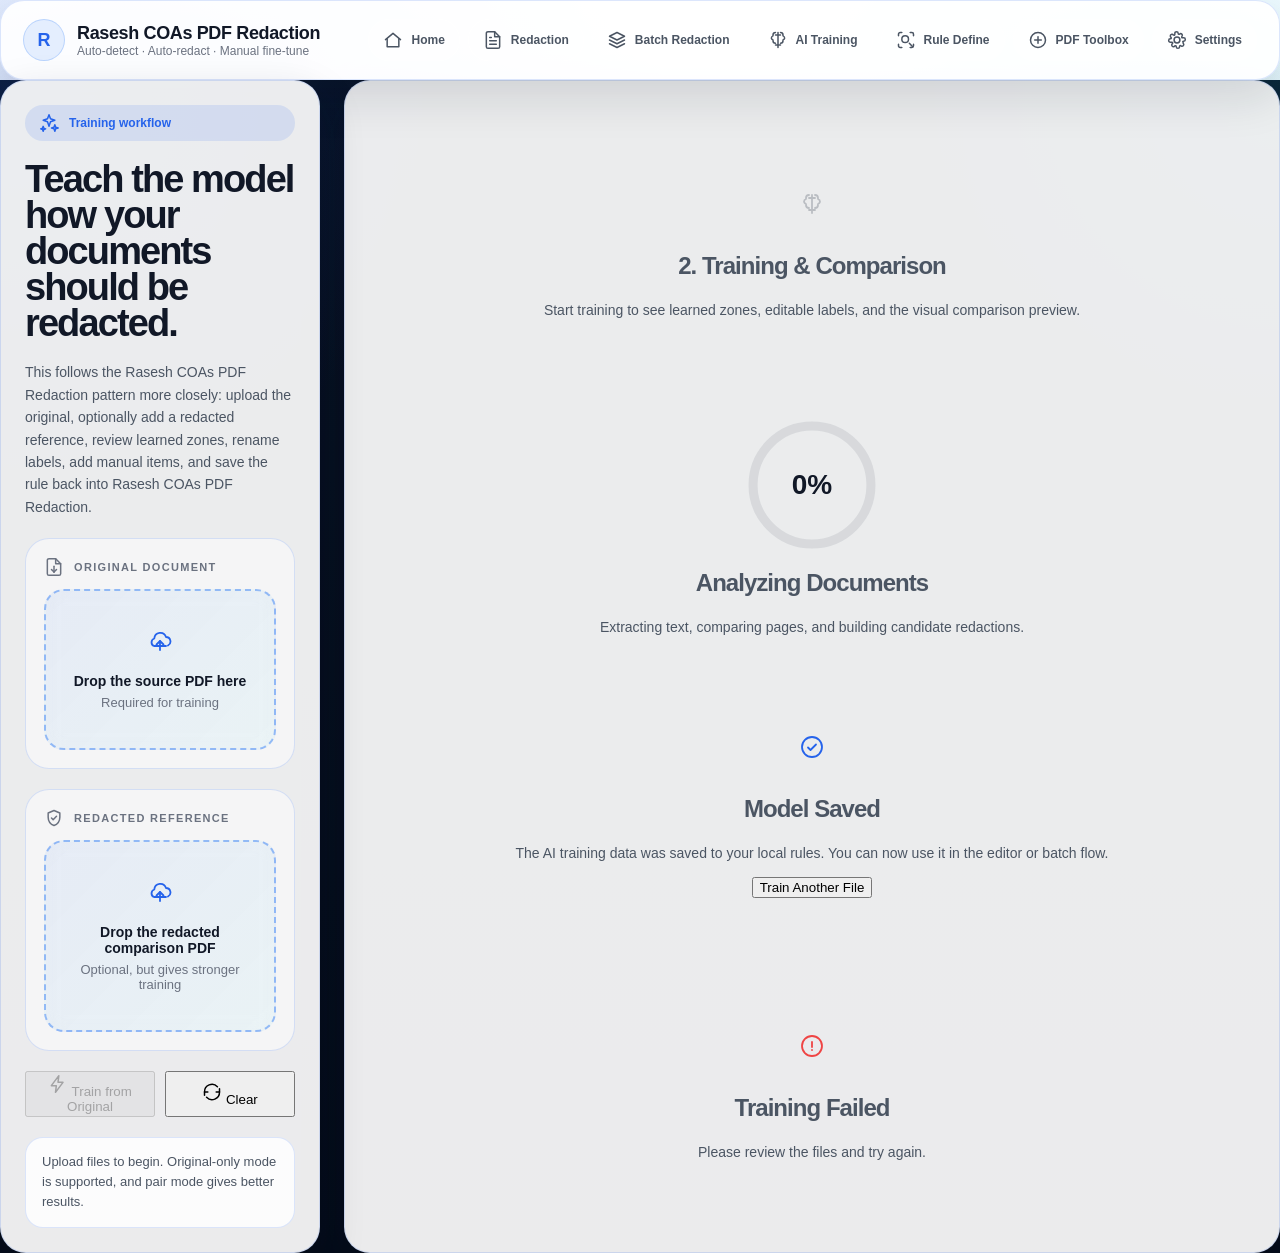
<file: frontend/html/training.html>
<!DOCTYPE html>
<html lang="en">

<head>
  <meta charset="UTF-8" />
  <meta name="viewport" content="width=device-width, initial-scale=1.0" />
  <title>Rasesh COAs PDF Redaction – AI Training Studio</title>
  <link rel="stylesheet" href="../css/style.css">
  <script src="../app/lucide-offline.js" defer></script>
  <script src="../pdfjs/pdf.js"></script>
  <script type="module" src="../app/layout.js"></script>
</head>

<body data-theme="system" data-density="comfortable" data-page="training">
  <div id="alertContainer"></div>
  <div id="toastContainer" class="toast-container"></div>

  <header id="base-header"></header>

  <main class="training-app-shell">
    <div class="training-app-inner">
      <section class="training-studio-grid">
        <aside class="training-side-panel">
          <div class="training-eyebrow">
            <i data-lucide="sparkles"></i>
            Training workflow
          </div>
          <h1 class="training-side-title">Teach the model how your documents should be redacted.</h1>
          <p class="training-side-copy">
            This follows the Rasesh COAs PDF Redaction pattern more closely: upload the original, optionally add a
            redacted reference, review learned zones, rename labels, add manual items, and save the rule back into
            Rasesh COAs PDF Redaction.
          </p>

          <div class="training-upload-card">
            <div class="training-upload-label">
              <i data-lucide="file-up"></i>
              Original document
            </div>
            <div id="unredactedDrop" class="training-dropzone dropzone">
              <input id="unredactedInput" type="file" accept="application/pdf" class="dropzone-input" />
              <i data-lucide="upload-cloud"></i>
              <div class="training-drop-main">Drop the source PDF here</div>
              <div class="training-drop-sub">Required for training</div>
              <div id="unredactedName" class="training-file-name"></div>
            </div>
          </div>

          <div class="training-upload-card">
            <div class="training-upload-label">
              <i data-lucide="shield-check"></i>
              Redacted reference
            </div>
            <div id="redactedDrop" class="training-dropzone dropzone">
              <input id="redactedInput" type="file" accept="application/pdf" class="dropzone-input" />
              <i data-lucide="upload-cloud"></i>
              <div class="training-drop-main">Drop the redacted comparison PDF</div>
              <div class="training-drop-sub">Optional, but gives stronger training</div>
              <div id="redactedName" class="training-file-name"></div>
            </div>
          </div>

          <div class="training-action-row">
            <button id="btnTrainPair" class="btn-studio btn-studio-primary" disabled>
              <i data-lucide="zap"></i>
              <span>Start AI Training</span>
            </button>
            <button id="btnClearTraining" class="btn-studio btn-studio-outline">
              <i data-lucide="refresh-cw"></i>
              <span>Clear</span>
            </button>
          </div>

          <div id="trainingStatus" class="training-note">
            Upload files to begin. Original-only mode is supported, and pair mode gives better results.
          </div>
        </aside>

        <section class="training-main-panel">
          <div class="training-state training-empty-state active" id="trainingIdleState">
            <i data-lucide="brain" style="width:64px;height:64px;opacity:0.3;"></i>
            <h2 class="training-panel-title">2. Training & Comparison</h2>
            <p class="training-panel-copy">Start training to see learned zones, editable labels, and the visual
              comparison preview.</p>
          </div>

          <div class="training-state training-progress-state" id="trainingAnalyzingState">
            <div class="training-progress-ring">
              <svg viewBox="0 0 120 120">
                <circle cx="60" cy="60" r="52" stroke="currentColor" stroke-width="8" fill="none" opacity="0.12">
                </circle>
                <circle id="trainingProgressCircle" cx="60" cy="60" r="52" stroke="currentColor" stroke-width="8"
                  fill="none" stroke-linecap="round" stroke-dasharray="326.7" stroke-dashoffset="326.7"></circle>
              </svg>
              <div id="trainingProgressValue" class="training-progress-ring-value">0%</div>
            </div>
            <h2 class="training-panel-title">Analyzing Documents</h2>
            <p id="trainingProgressText" class="training-panel-copy">Extracting text, comparing pages, and building
              candidate redactions.</p>
          </div>

          <div class="training-state" id="trainingPreviewState">
            <div class="training-preview-shell">
              <div class="training-summary-grid">
                <article class="training-summary-card">
                  <div class="training-summary-card-head">
                    <div class="training-summary-kicker">Identified company</div>
                    <button id="btnEditTrainingCompany" class="training-mini-action" type="button">Edit Name</button>
                  </div>
                  <div id="trainingCompanyName" class="training-summary-value">Universal</div>
                </article>
                <article class="training-summary-card">
                  <div class="training-summary-kicker">Learned items</div>
                  <div id="trainingSuggestionCount" class="training-summary-value">0</div>
                </article>
              </div>

              <div class="training-preview-toolbar">
                <div>
                  <h2 class="training-panel-title" style="margin:0;">Preview & Review</h2>
                  <p class="training-panel-copy">Edit labels, remove weak matches, add manual items, then commit the
                    model to your vault.</p>
                </div>
                <div class="training-preview-toolbar-actions">
                  <button id="btnZoomOutTraining" class="btn-studio btn-studio-outline small">-</button>
                  <div id="trainingZoomValue" class="training-zoom-chip">100%</div>
                  <button id="btnZoomInTraining" class="btn-studio btn-studio-outline small">+</button>
                  <button id="btnCompareMode" class="btn-studio btn-studio-outline small">Double View</button>
                  <button id="btnSaveModel" class="btn-studio btn-studio-primary small">Commit to Vault</button>
                </div>
              </div>

              <div class="training-preview-grid">
                <aside class="training-suggestion-panel">
                  <div class="training-list-head">
                    <div class="training-upload-label" style="margin-bottom:0;">
                      <i data-lucide="list-checks"></i>
                      Suggested redactions
                    </div>
                    <button id="btnAddManualTraining" class="training-mini-action" type="button">Add Manual</button>
                  </div>
                  <div id="trainingSuggestionList" class="training-suggestion-list"></div>
                </aside>

                <section class="training-viewer-panel">
                  <div class="training-preview-toolbar">
                    <div class="training-upload-label" style="margin:0;">
                      <i data-lucide="upload-cloud"></i>
                      Visual comparison
                    </div>
                  </div>
                  <div class="training-viewer-frame">
                    <div id="trainingViewerContainer" class="studio-viewer-split"></div>
                  </div>
                </section>
              </div>

              <div class="training-info-banner">
                The model will learn these patterns and apply them to future files from <b
                  id="trainingInfoCompany">Universal</b>.
              </div>
            </div>
          </div>

          <div class="training-state training-completed-state" id="trainingCompletedState">
            <i data-lucide="check-circle-2" style="width:64px;height:64px;color:var(--accent);"></i>
            <h2 class="training-panel-title">Model Saved</h2>
            <p class="training-panel-copy">The AI training data was saved to your local rules. You can now use it in the
              editor or batch flow.</p>
            <button id="btnTrainAnother" class="btn-studio btn-studio-primary">Train Another File</button>
          </div>

          <div class="training-state training-error-state" id="trainingErrorState">
            <i data-lucide="alert-circle" style="width:64px;height:64px;color:#ef4444;"></i>
            <h2 class="training-panel-title">Training Failed</h2>
            <p id="trainingErrorText" class="training-panel-copy">Please review the files and try again.</p>
          </div>
        </section>
      </section>
    </div>
  </main>

  <script type="module">
    // Global error handler for module loading
    window.addEventListener('error', (e) => {
      console.error('Global error:', e.error);
      console.error('Error loading module:', e.filename);
    });

    // Log when module starts executing
    console.log('Training page module script starting...');

    import {
      initTrainingViewer,
      getTrainingEvents,
      setCompareMode,
      addManualTrainingItem,
      getTrainingState,
      removeTrainingItem,
      updateTrainingItem,
      setViewerZoom,
      getViewerZoom
    } from "../app/TrainingViewer.js";

    // Removed broken AITraining import

    const BACKEND_URL = "http://127.0.0.1:8000";
    const unredactedInput = document.getElementById("unredactedInput");
    const redactedInput = document.getElementById("redactedInput");
    const btnTrain = document.getElementById("btnTrainPair");
    const btnSaveModel = document.getElementById("btnSaveModel");
    const btnCompareMode = document.getElementById("btnCompareMode");
    const trainingStatus = document.getElementById("trainingStatus");
    const progressCircle = document.getElementById("trainingProgressCircle");
    const progressValue = document.getElementById("trainingProgressValue");
    const progressText = document.getElementById("trainingProgressText");
    const suggestionList = document.getElementById("trainingSuggestionList");
    const companyName = document.getElementById("trainingCompanyName");
    const suggestionCount = document.getElementById("trainingSuggestionCount");
    const errorText = document.getElementById("trainingErrorText");
    const zoomValue = document.getElementById("trainingZoomValue");
    const infoCompany = document.getElementById("trainingInfoCompany");

    let currentCompanyId = "universal";
    let currentDisplayName = "universal";
    let progressTimer = null;
    let progress = 0;

    function setThemeFromStorage() {
      try {
        const raw = localStorage.getItem("coaSettings") || "{}";
        const settings = JSON.parse(raw);
        if (settings.theme) document.body.dataset.theme = settings.theme;
        if (settings.density) document.body.dataset.density = settings.density;
      } catch { }
    }

    function escapeHtml(value) {
      return String(value || "")
        .replace(/&/g, "&amp;")
        .replace(/</g, "&lt;")
        .replace(/>/g, "&gt;")
        .replace(/"/g, "&quot;")
        .replace(/'/g, "&#39;");
    }

    function showState(id) {
      document.querySelectorAll(".training-state").forEach((el) => el.classList.remove("active"));
      document.getElementById(id)?.classList.add("active");
    }

    function updateProgress(value, message) {
      progress = Math.max(0, Math.min(100, value));
      const circumference = 326.7;
      const offset = circumference - ((circumference * progress) / 100);
      progressCircle.style.strokeDashoffset = String(offset);
      progressValue.textContent = `${progress}%`;
      if (message) progressText.textContent = message;
    }

    function startProgressAnimation() {
      stopProgressAnimation();
      updateProgress(8, "Reading files and preparing the training session.");
      progressTimer = setInterval(() => {
        if (progress < 84) {
          const next = progress + (progress < 40 ? 8 : 4);
          updateProgress(next, progress < 45
            ? "Extracting text and scanning document content."
            : "Comparing patterns and building training suggestions.");
        }
      }, 500);
    }

    function stopProgressAnimation() {
      if (progressTimer) {
        clearInterval(progressTimer);
        progressTimer = null;
      }
    }

    function refreshViewerMeta() {
      zoomValue.textContent = `${Math.round(getViewerZoom() * 100)}%`;
      const state = getTrainingState();
      suggestionCount.textContent = String(state.suggestions.length + state.manual.length);
      suggestionList.innerHTML = "";

      const allItems = [
        ...state.suggestions.map((item, index) => ({ ...item, kind: "suggestion", index, origin: "AI Suggestion" })),
        ...state.manual.map((item, index) => ({ ...item, kind: "manual", index, origin: "Manual Label" })),
      ];

      if (!allItems.length) {
        suggestionList.innerHTML = `
          <div class="training-suggestion-item">
            <div class="training-suggestion-label">No suggestions</div>
            <div class="training-suggestion-text">The backend returned no training candidates for this run.</div>
          </div>
        `;
        return;
      }

      allItems.forEach((item) => {
        const card = document.createElement("article");
        card.className = "training-suggestion-item";
        card.innerHTML = `
          <div class="training-suggestion-card-head">
            <span class="training-suggestion-origin">${escapeHtml(item.origin)}</span>
            <button class="training-suggestion-remove" type="button">Remove</button>
          </div>
          <input class="training-inline-input" type="text" value="${escapeHtml(item.label || "")}" />
          <textarea class="training-inline-textarea" rows="2" placeholder="Captured text or manual term">${escapeHtml(item.sample_text || item.text || "")}</textarea>
          <div class="training-suggestion-meta">Page ${item.page || 1}${item.group ? ` · ${escapeHtml(item.group)}` : ""}</div>
        `;

        const labelInput = card.querySelector(".training-inline-input");
        const textInput = card.querySelector(".training-inline-textarea");
        const removeBtn = card.querySelector(".training-suggestion-remove");

        labelInput.addEventListener("change", () => {
          updateTrainingItem(item.kind, item.index, { label: labelInput.value });
          refreshViewerMeta();
        });
        textInput.addEventListener("change", () => {
          updateTrainingItem(item.kind, item.index, { text: textInput.value });
          refreshViewerMeta();
        });
        removeBtn.addEventListener("click", () => {
          removeTrainingItem(item.kind, item.index);
          refreshViewerMeta();
        });

        suggestionList.appendChild(card);
      });
    }

    function updateTrainEnabled() {
      const hasOriginal = !!unredactedInput?.files?.[0];
      btnTrain.disabled = !hasOriginal;
      btnTrain.querySelector("span").textContent = redactedInput?.files?.[0]
        ? "Start AI Training"
        : "Train from Original";
    }

    function wireDrop(dropEl, inputEl, nameEl) {
      console.log('wireDrop called:', { dropEl: !!dropEl, inputEl: !!inputEl, nameEl: !!nameEl });

      if (!dropEl || !inputEl || !nameEl) {
        console.error('Missing elements in wireDrop:', { dropEl, inputEl, nameEl });
        return;
      }

      dropEl.addEventListener("click", (e) => {
        if (dropEl.tagName.toLowerCase() === 'label' || e.target === inputEl) return;
        console.log('Dropzone clicked, triggering file input');
        inputEl.click();
      });

      inputEl.addEventListener("change", async () => {
        const f = inputEl.files?.[0];
        console.log('File selected:', f?.name);
        nameEl.textContent = f ? f.name : "";
        updateTrainEnabled();

        if (unredactedInput.files?.[0]) {
          const f1 = new Uint8Array(await unredactedInput.files[0].arrayBuffer());
          let f2 = null;
          if (redactedInput.files?.[0]) f2 = new Uint8Array(await redactedInput.files[0].arrayBuffer());
          await initTrainingViewer(f1, [], f2);
          showState("trainingPreviewState");
          if (btnTrain) btnTrain.disabled = false;
        }
      });

      dropEl.addEventListener("dragover", (e) => {
        e.preventDefault();
        dropEl.classList.add("dragover");
      });

      dropEl.addEventListener("dragleave", () => {
        dropEl.classList.remove("dragover");
      });

      dropEl.addEventListener("drop", (e) => {
        e.preventDefault();
        dropEl.classList.remove("dragover");
        const f = e.dataTransfer.files?.[0];
        if (!f) return;
        console.log('File dropped:', f.name);
        const dt = new DataTransfer();
        dt.items.add(f);
        inputEl.files = dt.files;
        nameEl.textContent = f.name;
        updateTrainEnabled();
      });
    }

    function resetTrainingUI() {
      stopProgressAnimation();
      currentCompanyId = "universal";
      currentDisplayName = "universal";
      companyName.textContent = currentDisplayName;
      infoCompany.textContent = currentDisplayName;
      trainingStatus.textContent = "Upload files to begin. Original-only mode is supported, and pair mode gives better results.";
      suggestionList.innerHTML = "";
      suggestionCount.textContent = "0";
      showState("trainingIdleState");
      updateProgress(0, "Extracting text, comparing pages, and building candidate redactions.");
    }

    document.getElementById("btnClearTraining")?.addEventListener("click", () => {
      unredactedInput.value = "";
      redactedInput.value = "";
      document.getElementById("unredactedName").textContent = "";
      document.getElementById("redactedName").textContent = "";
      updateTrainEnabled();
      resetTrainingUI();
      document.getElementById("trainingViewerContainer").innerHTML = "";
    });

    document.getElementById("btnTrainAnother")?.addEventListener("click", () => {
      resetTrainingUI();
    });

    document.getElementById("btnEditTrainingCompany")?.addEventListener("click", () => {
      const next = window.prompt("Enter company name:", currentDisplayName);
      if (!next) return;
      currentDisplayName = next.trim();
      companyName.textContent = currentDisplayName;
      infoCompany.textContent = currentDisplayName;
    });

    document.getElementById("btnAddManualTraining")?.addEventListener("click", () => {
      const text = window.prompt("Enter text to redact manually:");
      if (!text) return;
      const label = window.prompt("Enter label (e.g. Name, Address):", "MANUAL LABEL");
      if (!label) return;
      addManualTrainingItem({ label, text });
      refreshViewerMeta();
      trainingStatus.textContent = `Added manual training item "${label}".`;
    });

    document.getElementById("btnZoomOutTraining")?.addEventListener("click", () => {
      setViewerZoom(getViewerZoom() - 0.1);
      refreshViewerMeta();
    });

    document.getElementById("btnZoomInTraining")?.addEventListener("click", () => {
      setViewerZoom(getViewerZoom() + 0.1);
      refreshViewerMeta();
    });

    btnTrain?.addEventListener("click", async () => {
      const originalFile = unredactedInput.files?.[0];
      const redactedFile = redactedInput.files?.[0];
      if (!originalFile) return;

      btnTrain.disabled = true;
      showState("trainingAnalyzingState");
      trainingStatus.textContent = redactedFile
        ? "Comparing original and redacted documents..."
        : "Analyzing original document and generating suggestions...";
      startProgressAnimation();

      try {
        const form = new FormData();
        form.append("unredacted", originalFile, originalFile.name);
        if (redactedFile) form.append("redacted", redactedFile, redactedFile.name);

        const controller = new AbortController();
        const timeoutId = setTimeout(() => controller.abort(), 120000); // 120 seconds

        const res = await fetch(`${BACKEND_URL}/api/ai/train-pair`, {
          method: "POST",
          body: form,
          signal: controller.signal
        });
        clearTimeout(timeoutId);
        const json = await res.json().catch(() => ({}));

        if (!res.ok) {
          throw new Error(json.error || json.detail || `Server returned ${res.status}`);
        }

        stopProgressAnimation();
        updateProgress(100, "Analysis complete.");

        currentCompanyId = json.company_id || "universal";
        currentDisplayName = json.display_name || currentCompanyId;
        companyName.textContent = currentDisplayName;
        infoCompany.textContent = currentDisplayName;

        const originalBytes = new Uint8Array(await originalFile.arrayBuffer());
        let redactedBytes = null;
        if (redactedFile) redactedBytes = new Uint8Array(await redactedFile.arrayBuffer());
        await initTrainingViewer(originalBytes, json.suggestions || [], redactedBytes);
        refreshViewerMeta();

        trainingStatus.textContent = "Detection complete. Review the suggestions, rename anything needed, then commit to the vault.";
        showState("trainingPreviewState");
      } catch (error) {
        stopProgressAnimation();
        errorText.textContent = error?.message || String(error);
        trainingStatus.textContent = `Training failed: ${error?.message || error}`;
        showState("trainingErrorState");
      } finally {
        updateTrainEnabled();
      }
    });

    btnCompareMode?.addEventListener("click", () => {
      const active = setCompareMode();
      btnCompareMode.textContent = active ? "Single View" : "Double View";
    });

    btnSaveModel?.addEventListener("click", async () => {
      const events = getTrainingEvents();
      if (!events.length) {
        trainingStatus.textContent = "No valid training events were detected to save.";
        return;
      }

      btnSaveModel.disabled = true;
      trainingStatus.textContent = "Saving trained model...";

      try {
        const controller = new AbortController();
        const timeoutId = setTimeout(() => controller.abort(), 60000); // 60 seconds

        const res = await fetch(`${BACKEND_URL}/api/ai/learn`, {
          method: "POST",
          headers: { "Content-Type": "application/json" },
          body: JSON.stringify({
            company_id: currentCompanyId,
            display_name: currentDisplayName,
            items: events
          }),
          signal: controller.signal
        });
        clearTimeout(timeoutId);
        const json = await res.json().catch(() => ({}));

        if (!res.ok) {
          throw new Error(json.error || json.detail || `Server returned ${res.status}`);
        }

        if (json.status === "skipped") {
          trainingStatus.textContent = "No valid text examples were found to save.";
          return;
        }

        trainingStatus.textContent = "Model saved successfully.";
        showState("trainingCompletedState");
      } catch (error) {
        trainingStatus.textContent = `Failed to save model: ${error?.message || error}`;
        errorText.textContent = error?.message || String(error);
        showState("trainingErrorState");
      } finally {
        btnSaveModel.disabled = false;
      }
    });

    // Wait for DOM to be fully ready before wiring up event listeners
    function initTrainingPage() {
      console.log('initTrainingPage called');
      setThemeFromStorage();

      const unredactedDrop = document.getElementById("unredactedDrop");
      const redactedDrop = document.getElementById("redactedDrop");
      const unredactedName = document.getElementById("unredactedName");
      const redactedName = document.getElementById("redactedName");

      console.log('Elements found:', {
        unredactedDrop: !!unredactedDrop,
        unredactedInput: !!unredactedInput,
        unredactedName: !!unredactedName,
        redactedDrop: !!redactedDrop,
        redactedInput: !!redactedInput,
        redactedName: !!redactedName
      });

      if (unredactedDrop && unredactedInput && unredactedName) {
        console.log('Wiring unredacted dropzone');
        wireDrop(unredactedDrop, unredactedInput, unredactedName);
      } else {
        console.error('Could not find unredacted file upload elements');
      }

      if (redactedDrop && redactedInput && redactedName) {
        console.log('Wiring redacted dropzone');
        wireDrop(redactedDrop, redactedInput, redactedName);
      } else {
        console.error('Could not find redacted file upload elements');
      }

      updateTrainEnabled();

      if (window.lucide) window.lucide.createIcons();
      console.log('initTrainingPage completed');
    }

    // Initialize when DOM is ready
    if (document.readyState === 'loading') {
      console.log('Document still loading, adding DOMContentLoaded listener');
      document.addEventListener('DOMContentLoaded', initTrainingPage);
    } else {
      console.log('Document already loaded, calling initTrainingPage immediately');
      initTrainingPage();
    }
  </script>
</body>

</html>
</file>
<file: frontend/css/style.css>
/* Import variables first so other files can use them */
/* 1. Core Config */
@import url('parts/variables.css');
@import url('parts/layout.css');

/* 2. Components (Buttons, Badges) */
@import url('parts/components.css');
@import url('parts/inputs.css');

/* Layout parts */
@import url('parts/header.css');
@import url('parts/footer.css');

/* 3. Regions/Sections */
@import url('parts/sidebar.css');
@import url('parts/topbar.css');
@import url('parts/workspace.css');
@import url('parts/viewer.css');

/* Component parts */
@import url('parts/buttons.css');

/* fonts parts */
@import url('parts/fonts.css');

/* alerts parts */
@import url('parts/alert.css');
@import url('parts/suggestions.css');
@import url('parts/search.css');
@import url('parts/settings.css');
@import url('parts/tools.css');
@import url('parts/training-studio.css');
@import url('parts/manual-training.css');
@import url('parts/rule-define.css');
@import url('parts/pdf-tools.css');

/* ✅ NEW: responsive overrides */
@import url('parts/responsive.css');

/* Home landing (blue gradient + animated cards) */
@import url('parts/landing.css');

@import url('parts/plugin.css');

/* PAGE CONTAINER (visual styling only) */
.page-container {
  margin: 20px auto;
  background: #ffffff;
  box-shadow: 0 1px 3px rgba(15, 23, 42, 0.7);
  border-radius: 4px;
  overflow: hidden;
}

/* ------------------------------------------------------------
   GLOBAL SPACING + LAYOUT POLISH
   ------------------------------------------------------------ */

:root {
  --gap-xs: 4px;
  --gap-sm: 8px;
  --gap-md: 12px;
  --gap-lg: 18px;
  --gap-xl: 24px;
}

:root {
  --gap-xs: 4px;
  --gap-sm: 8px;
  --gap-md: 12px;
  --gap-lg: 18px;
  --gap-xl: 24px;
}

html {
  scroll-behavior: smooth;
}

body {
  -webkit-font-smoothing: antialiased;
  -moz-osx-font-smoothing: grayscale;
}

.settings-page,
.sidebar,
.viewer-panel,
.right-panel {
  gap: var(--gap-md);
}

.setting-row.vertical {
  gap: var(--gap-sm);
}

.settings-tabs {
  margin-bottom: var(--gap-md);
}

/* ------------------------------------------------------------
   THEME TRANSITION (LIGHT ↔ DARK)
   ------------------------------------------------------------ */

html,
body,
.app-root,
.sidebar,
.viewer-panel,
.right-panel,
.app-header {
  transition:
    background-color 0.25s ease,
    color 0.25s ease,
    border-color 0.25s ease;
}
</file>
